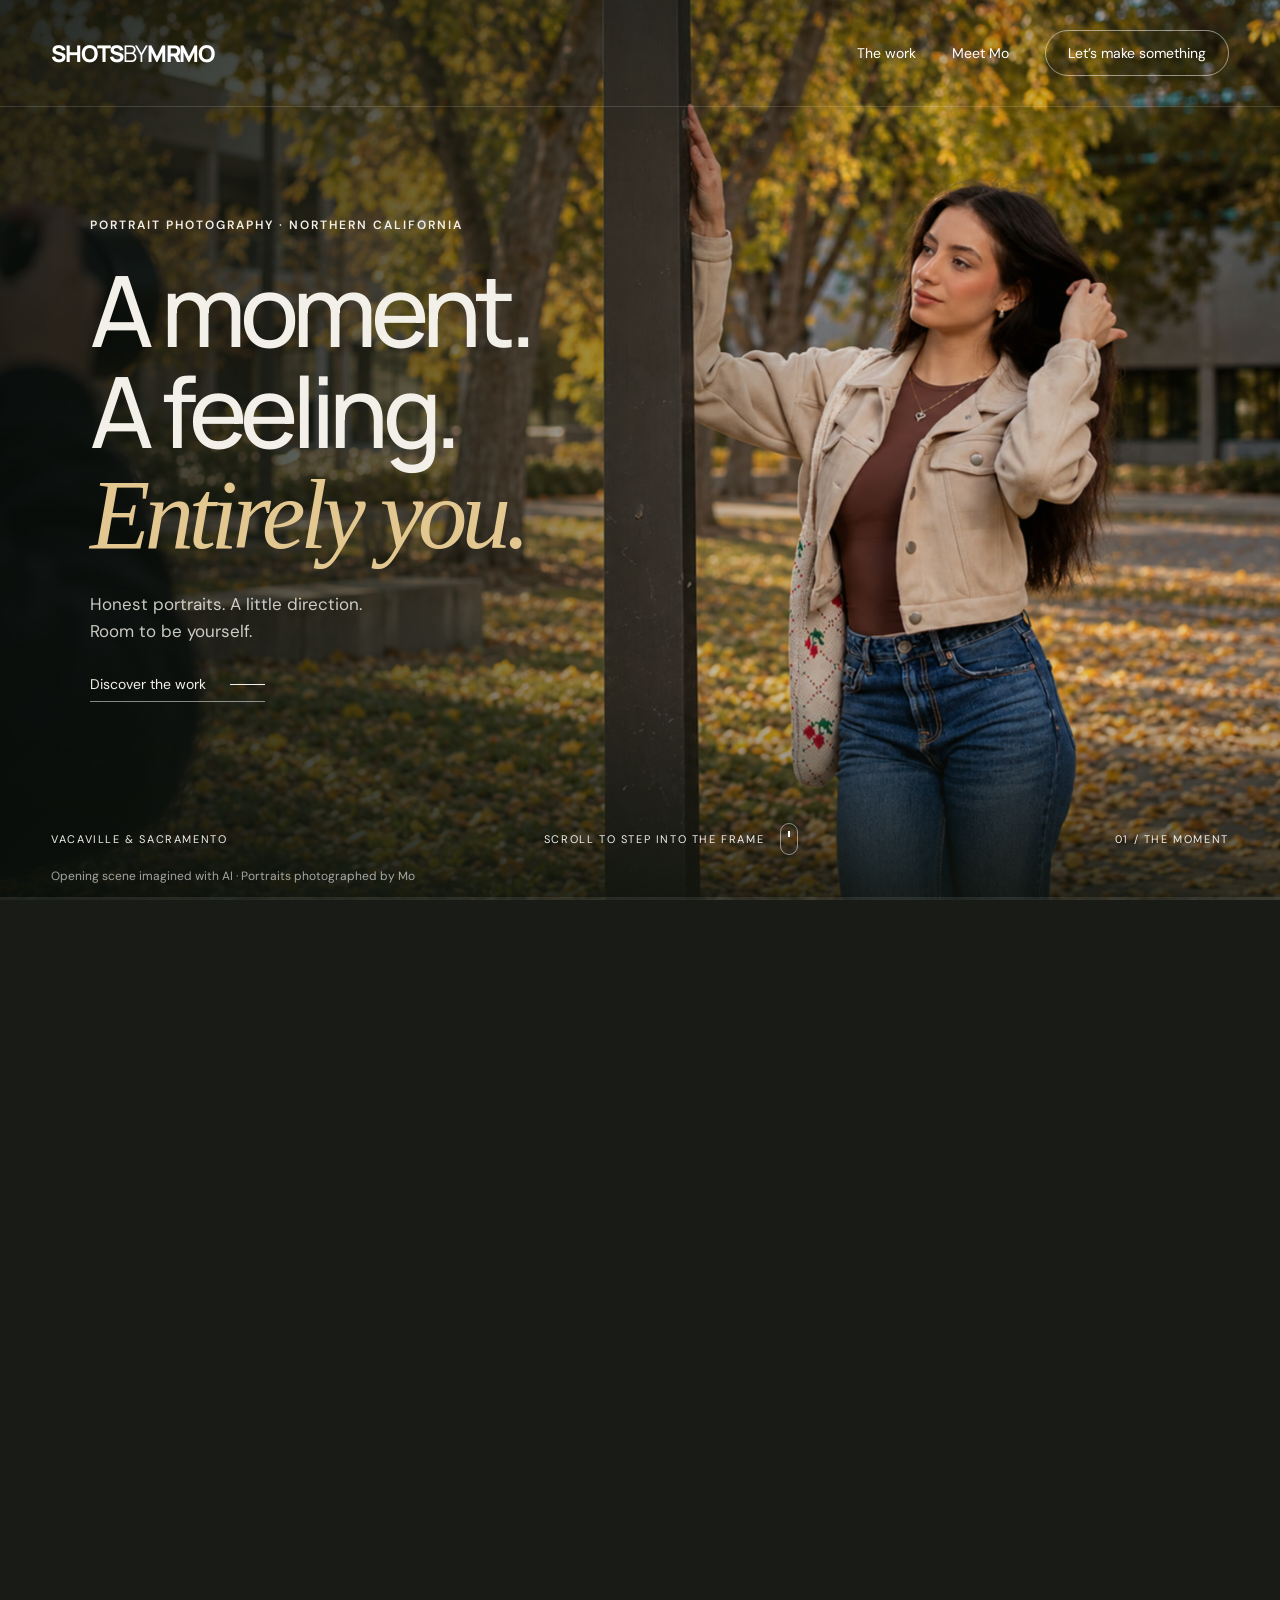
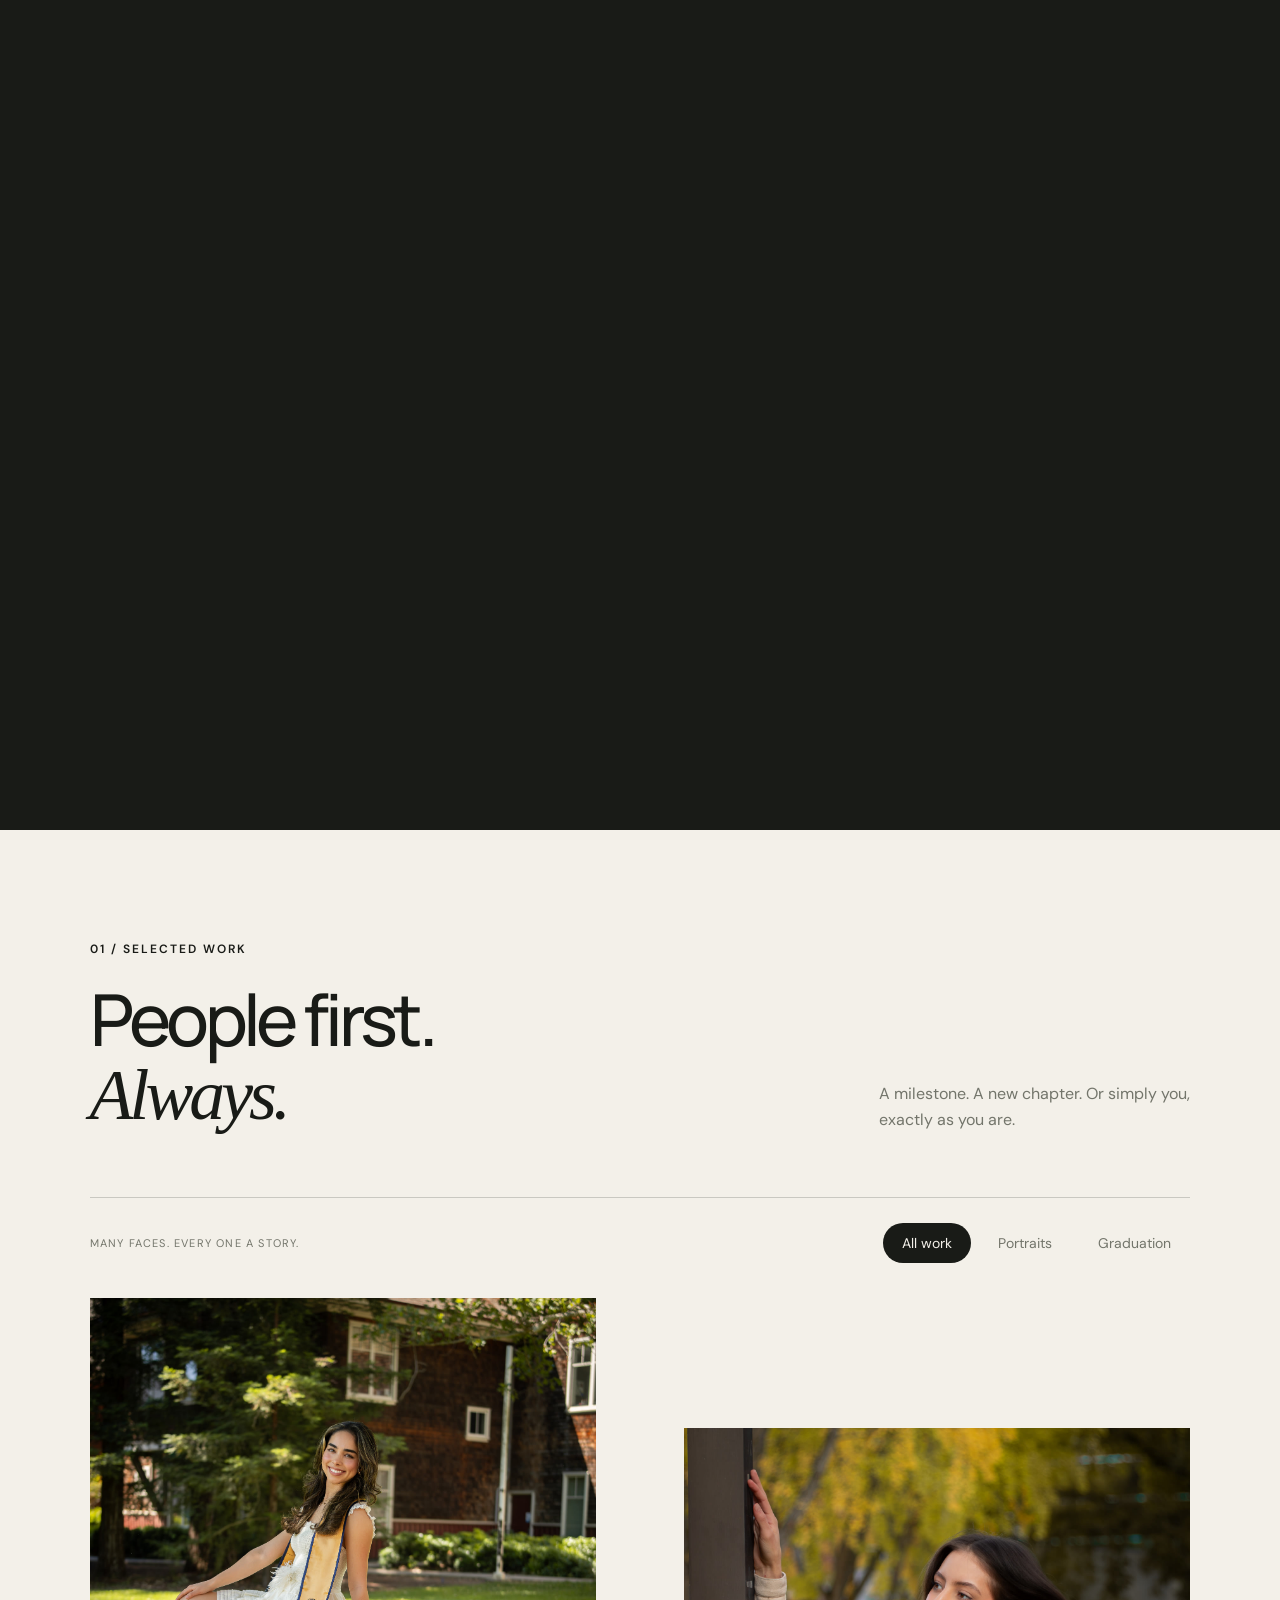
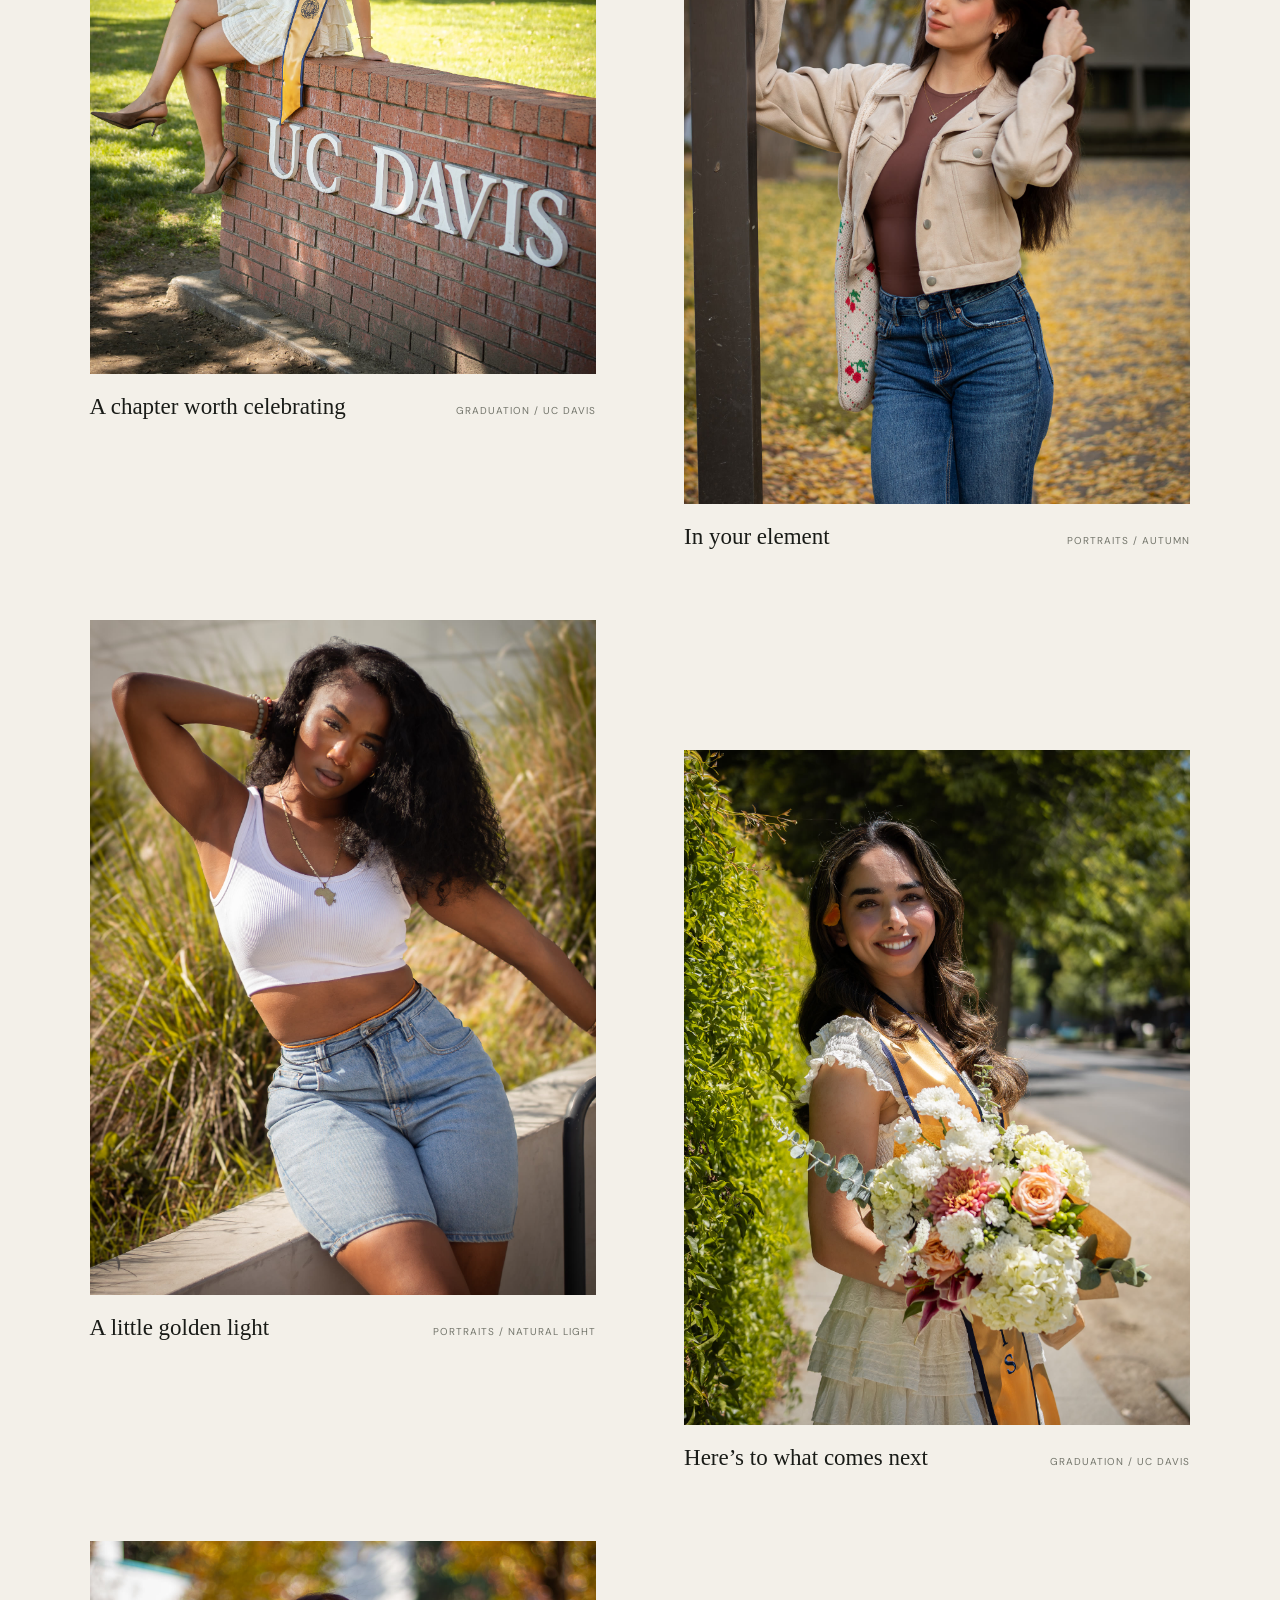
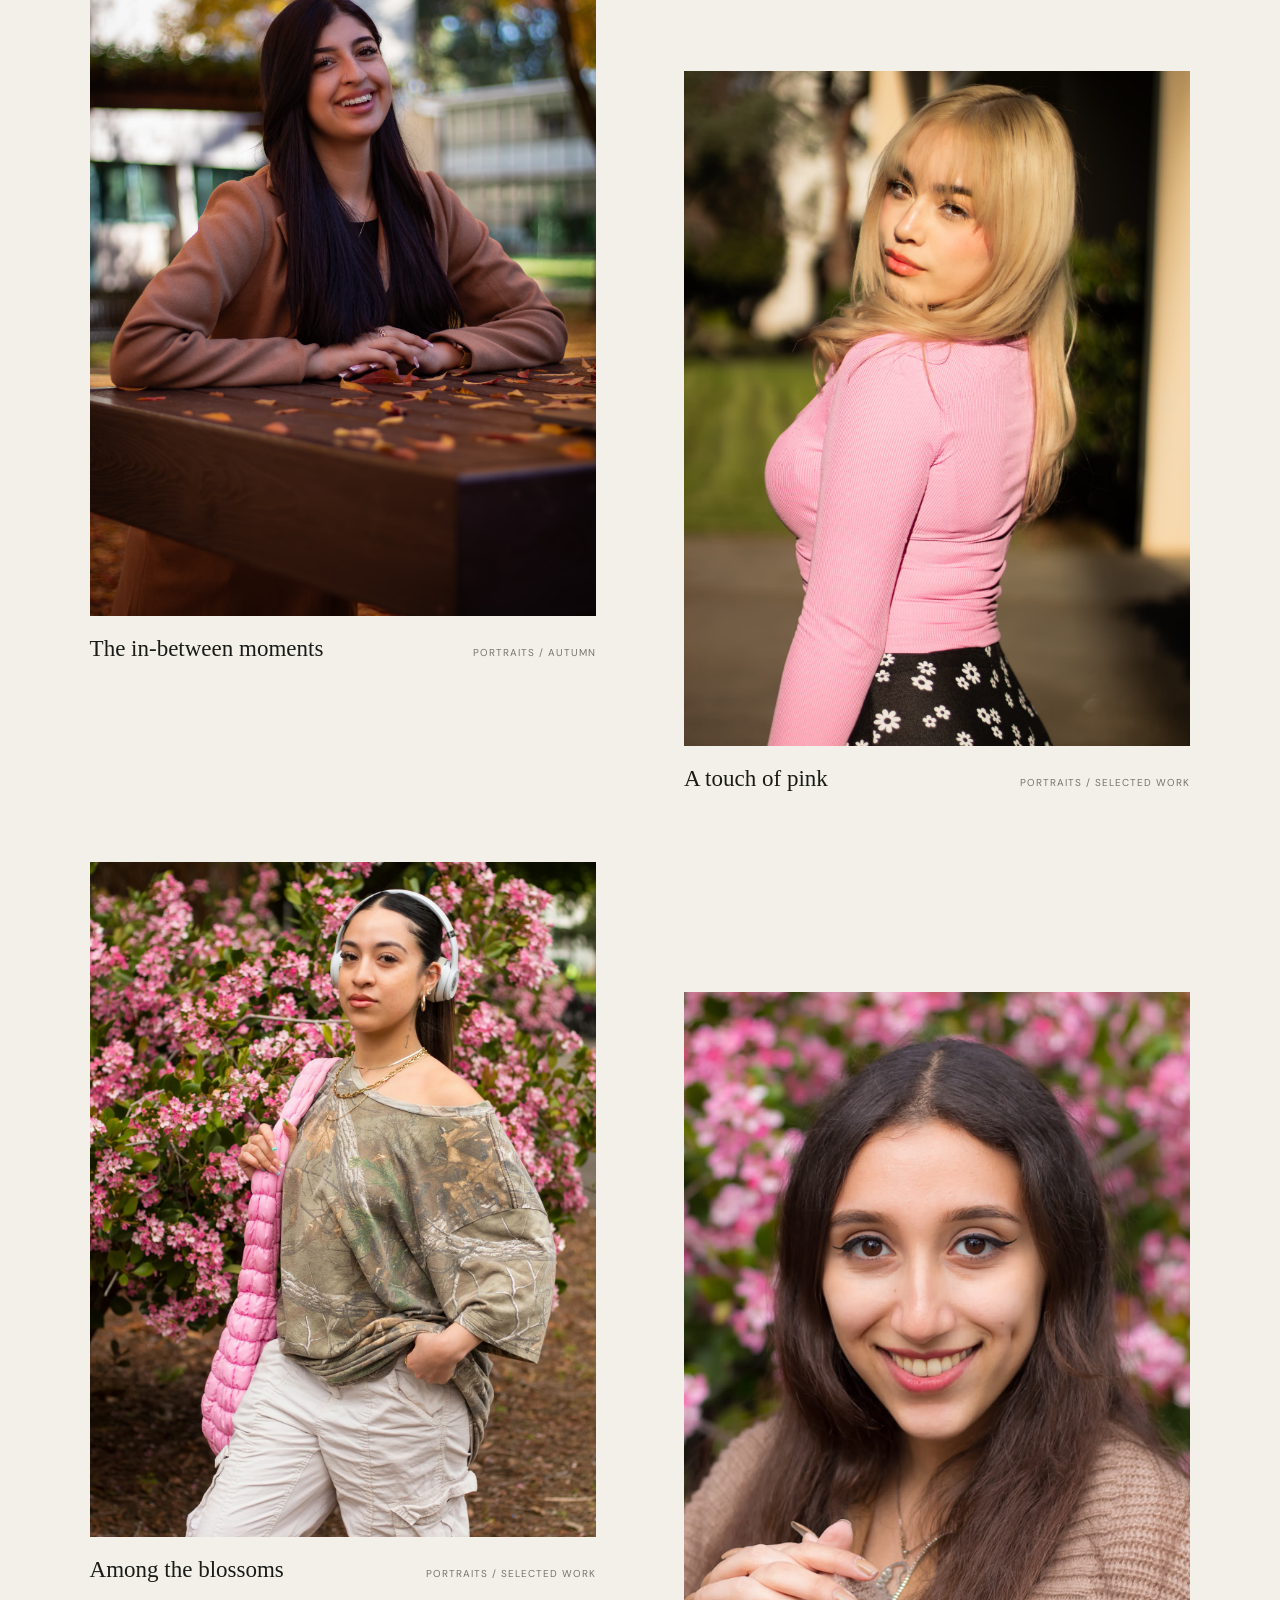
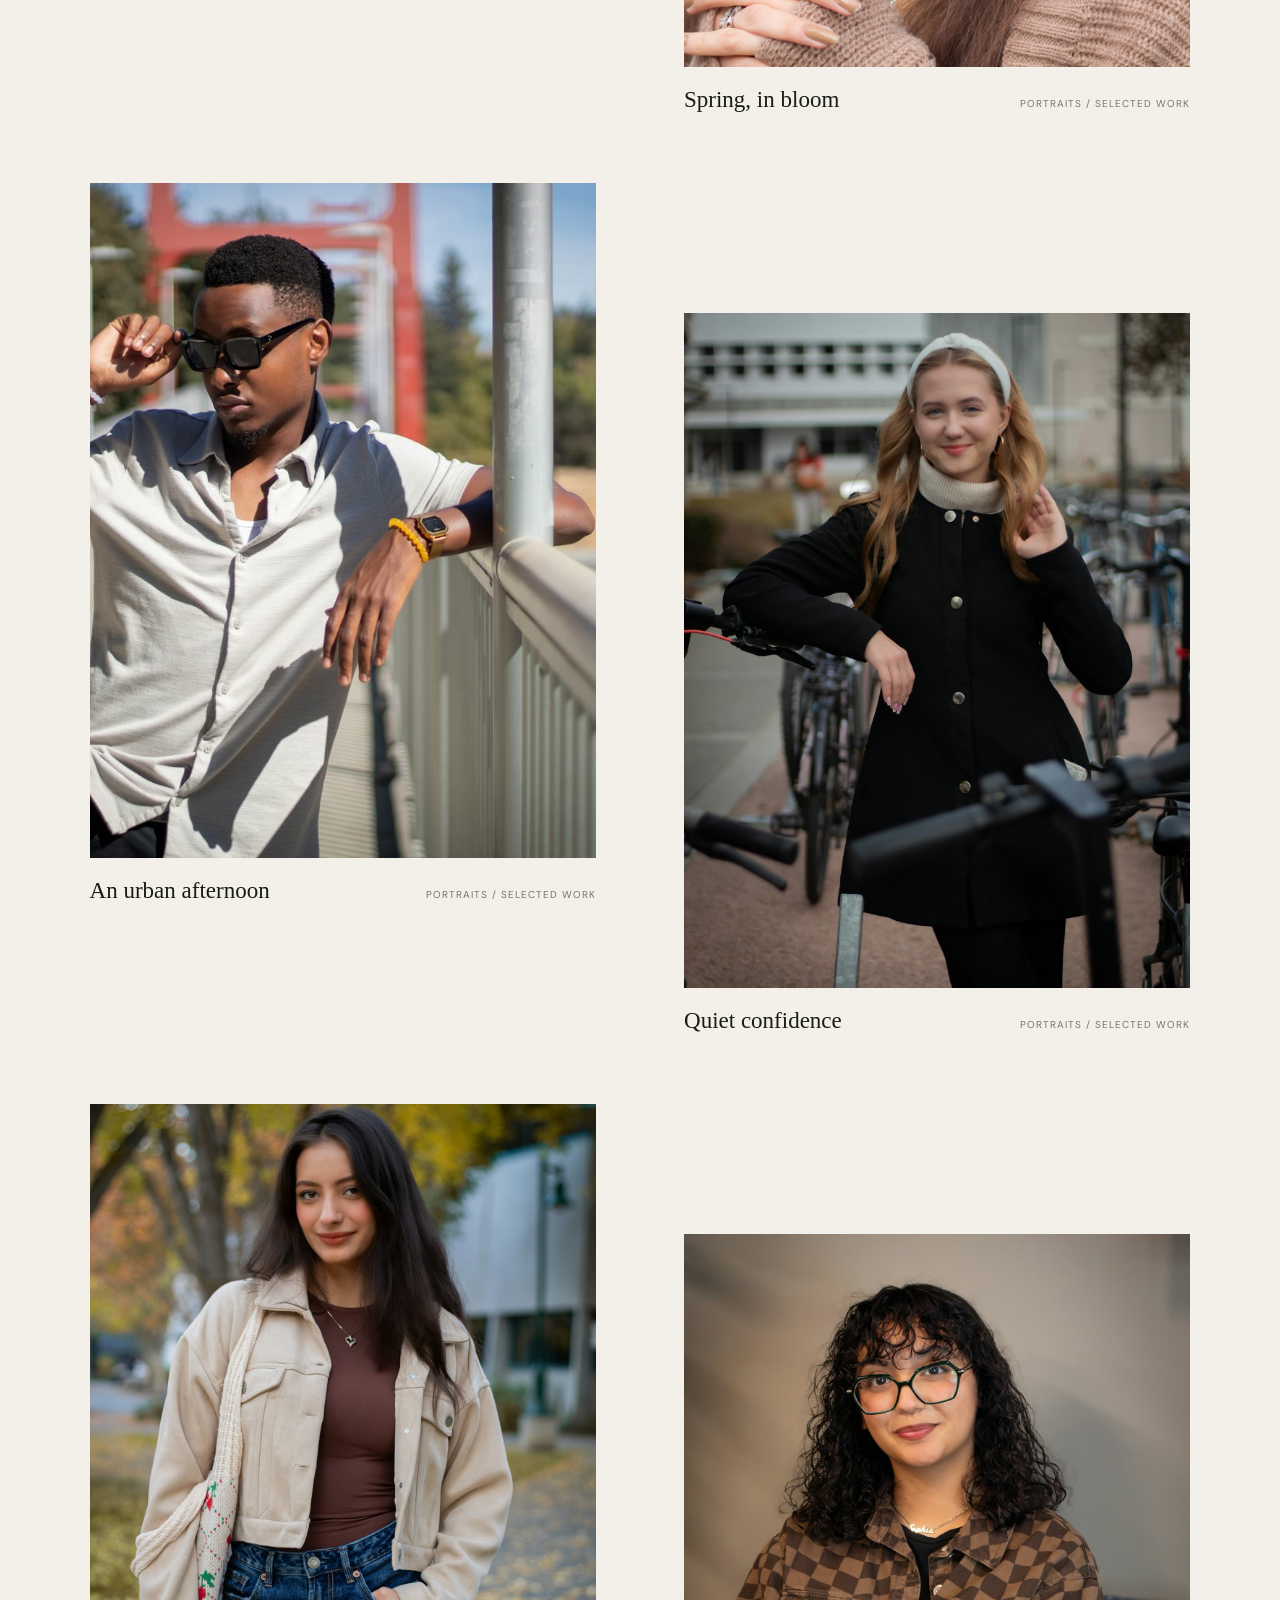
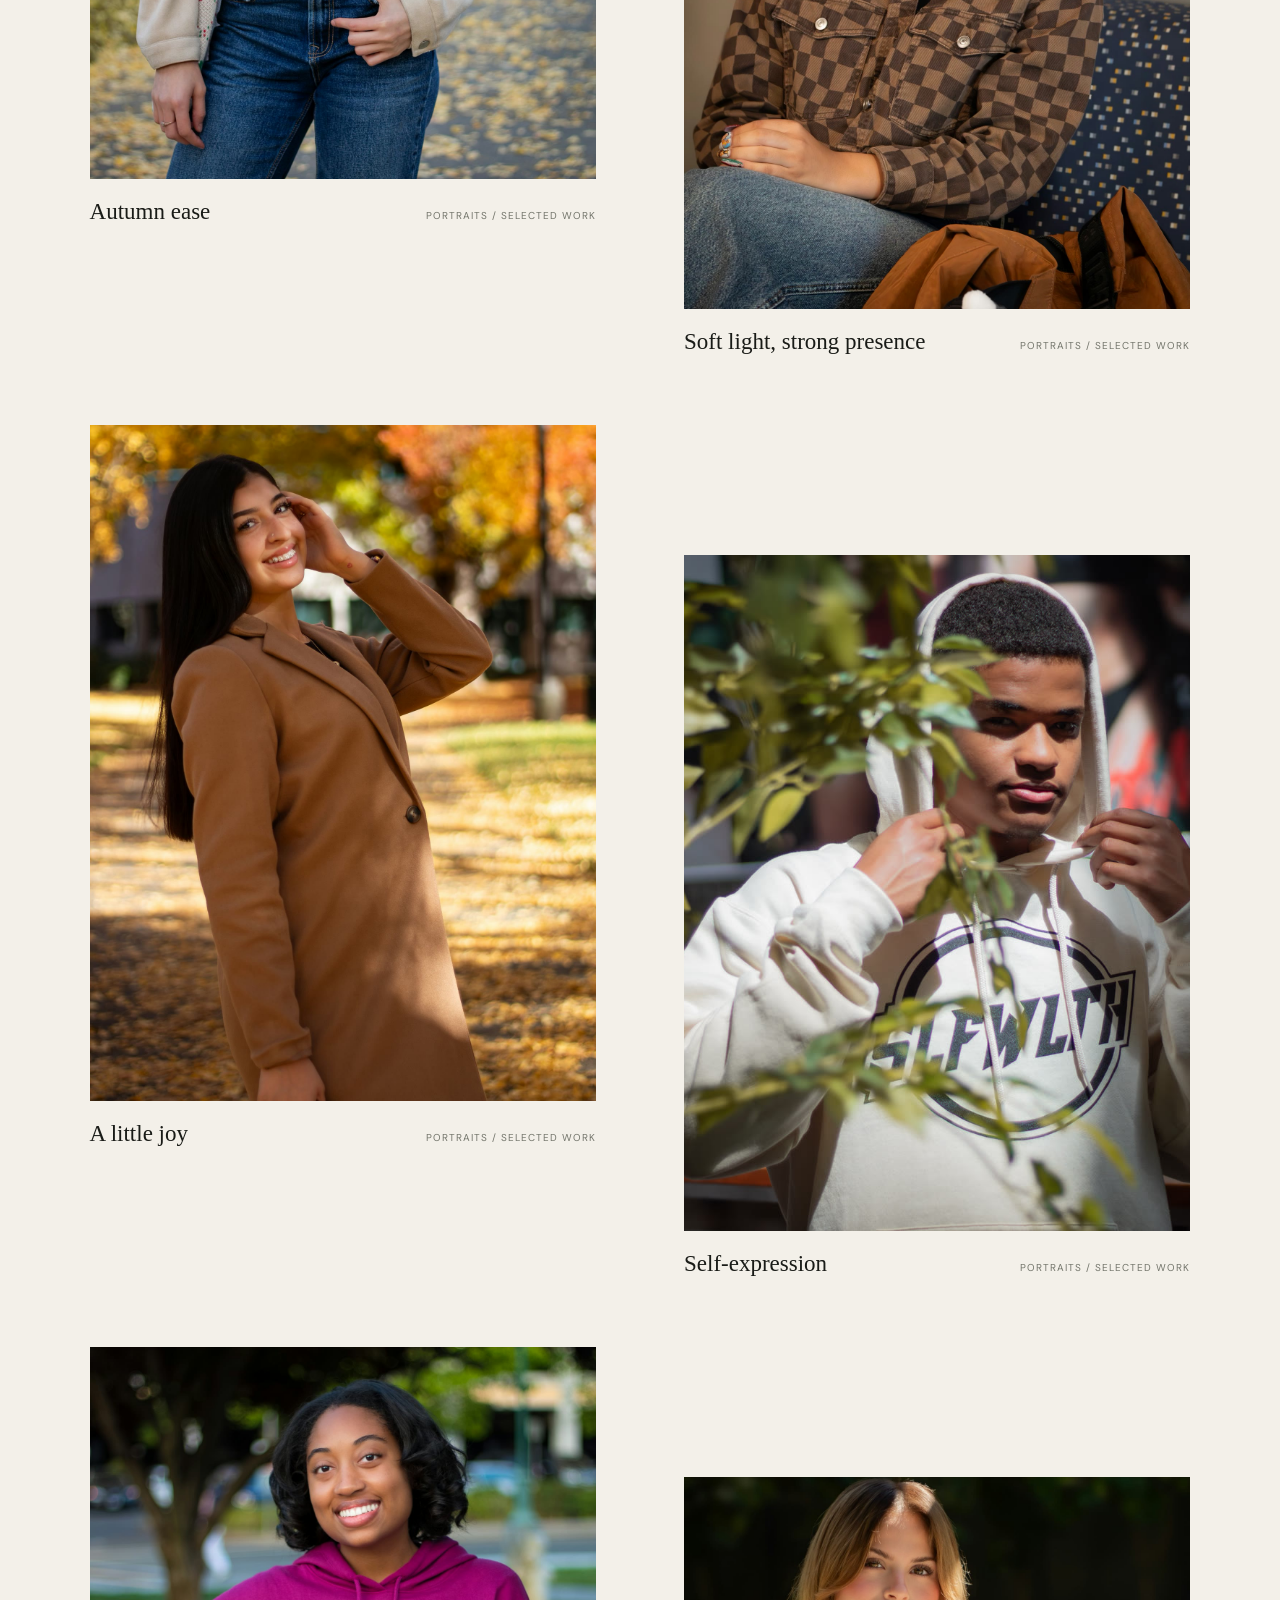
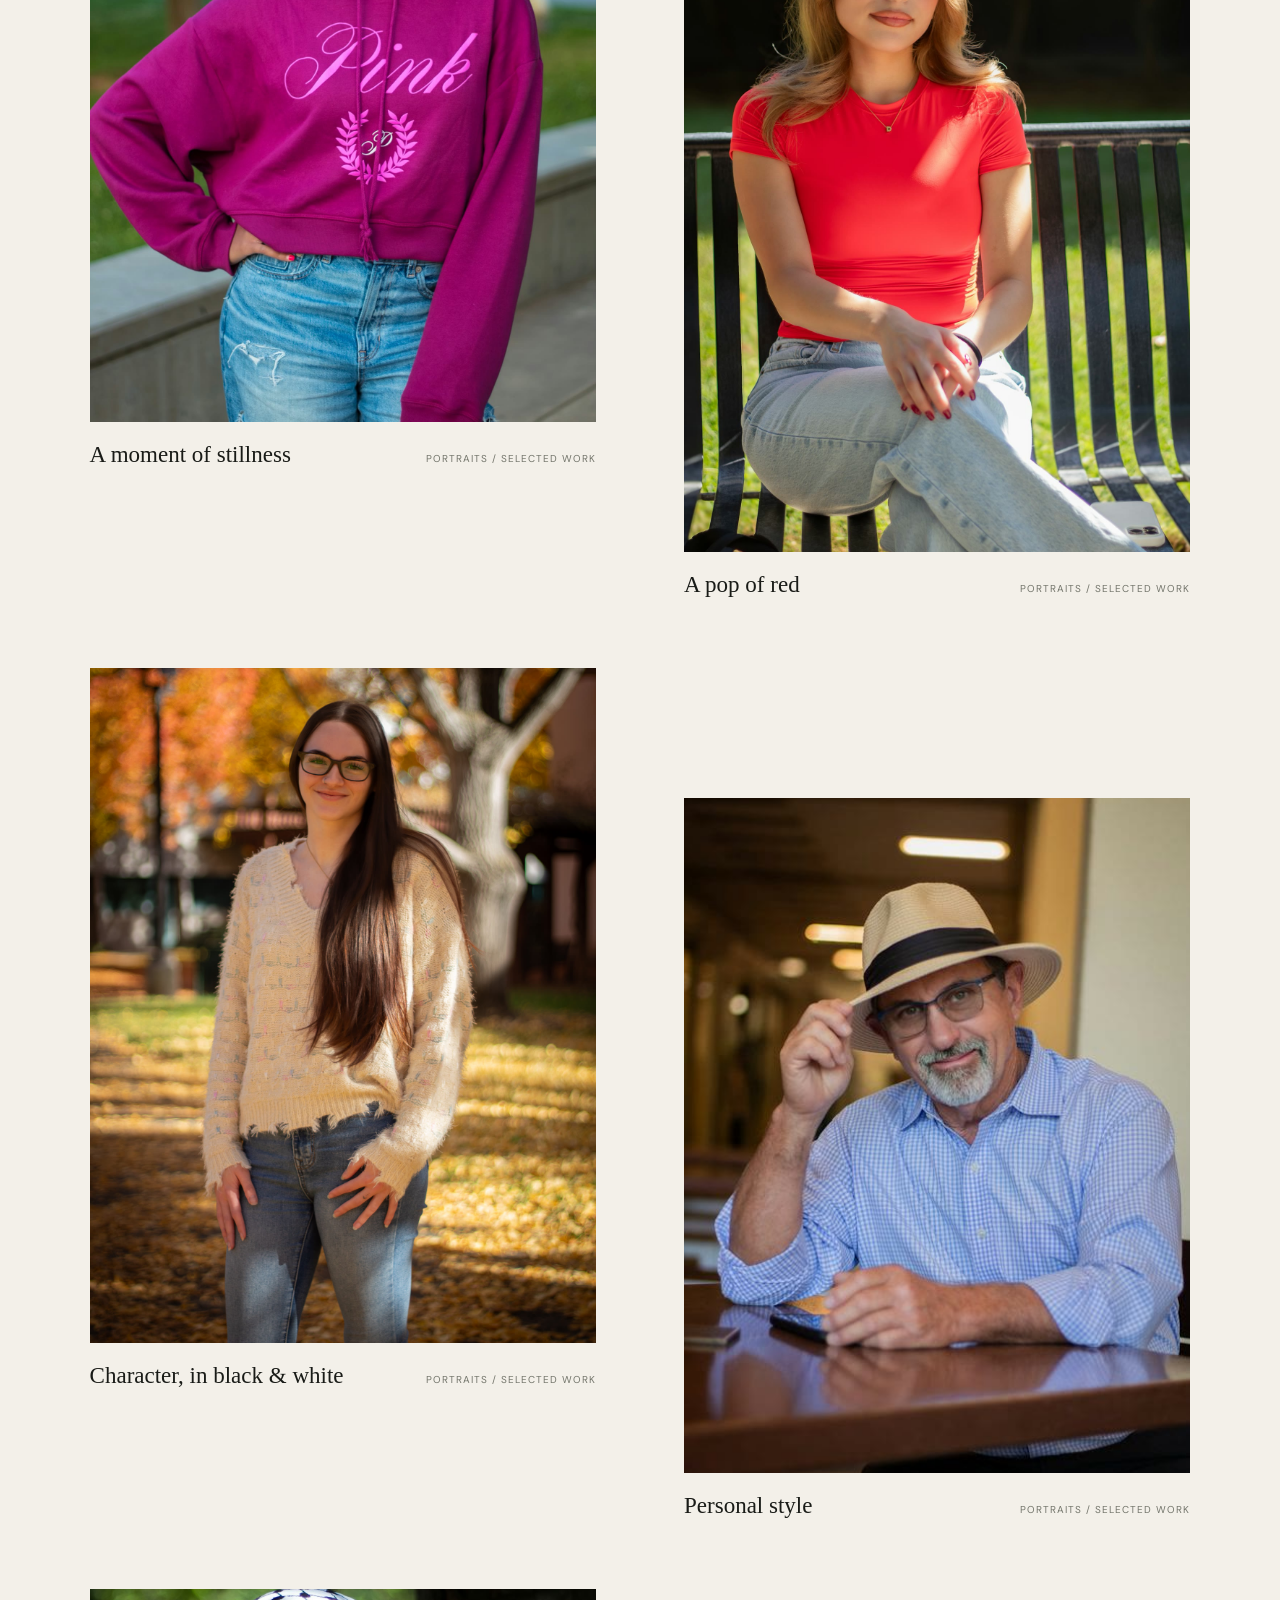
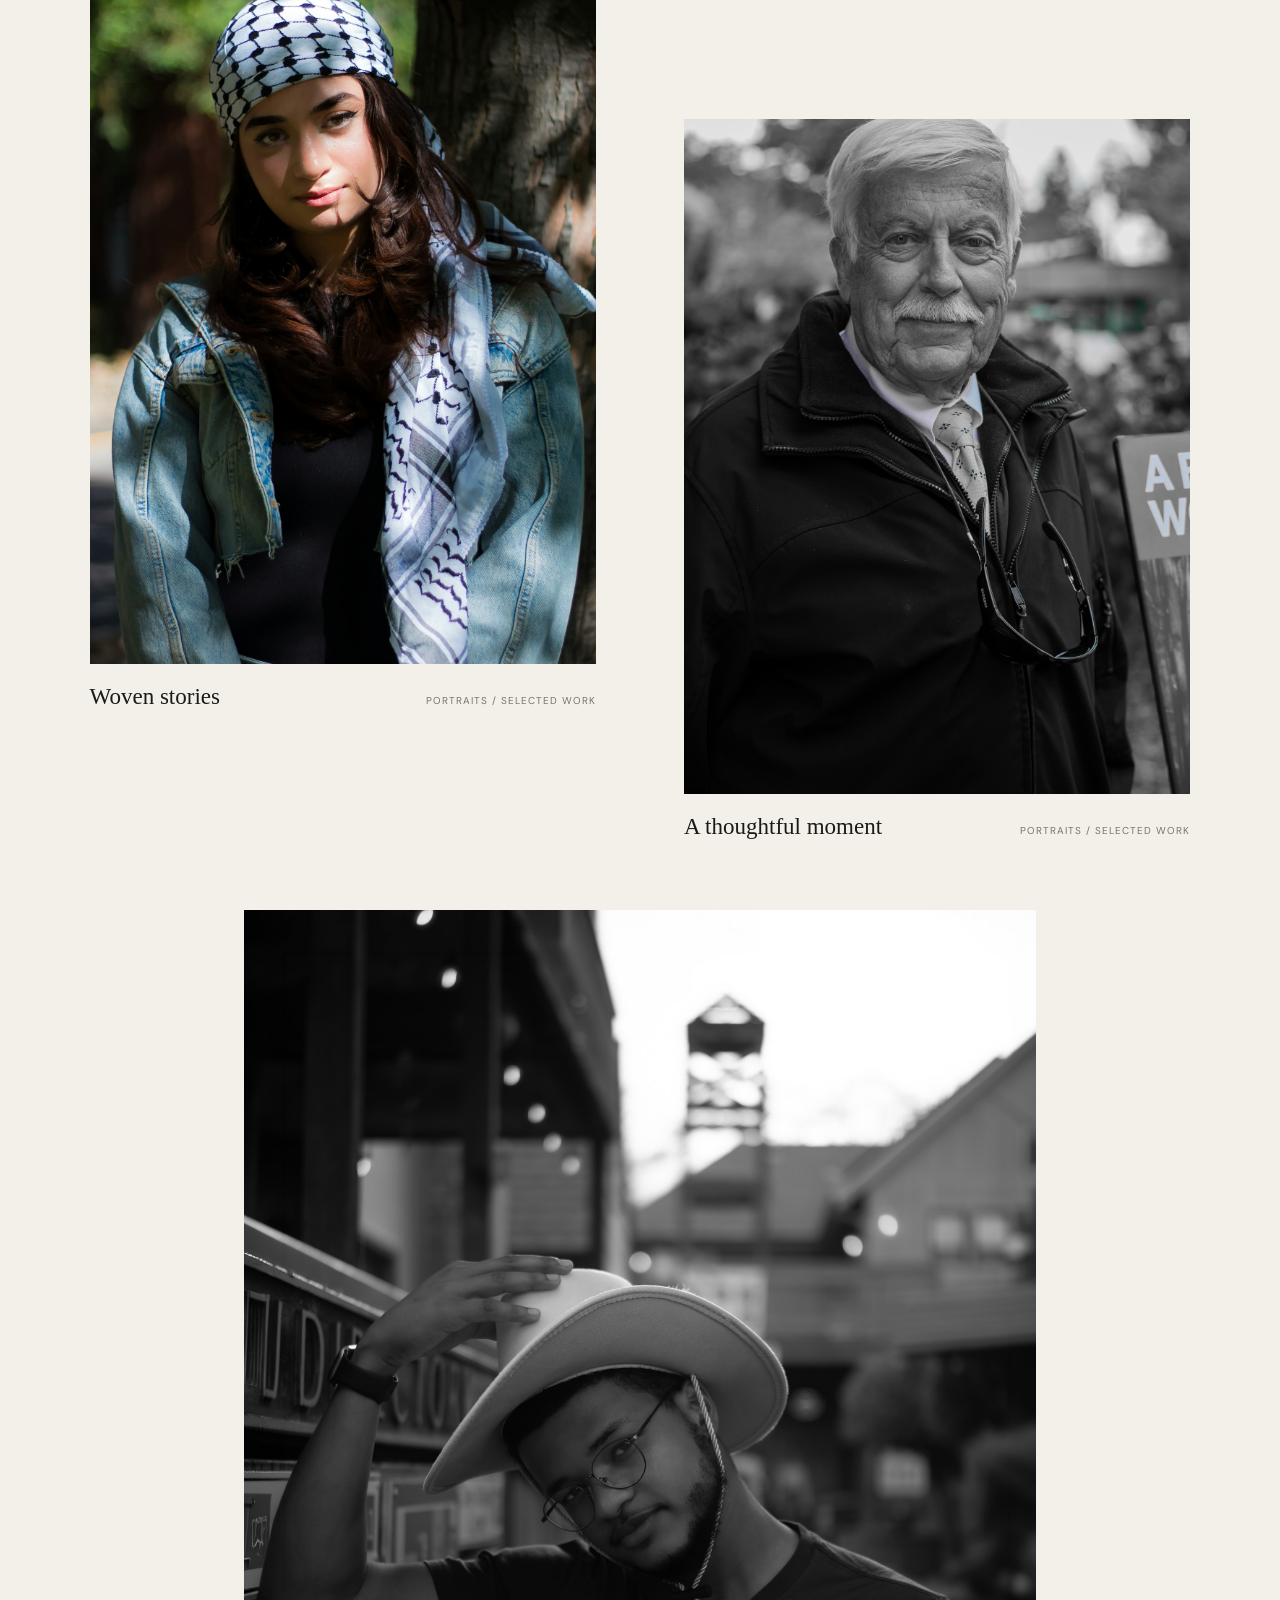
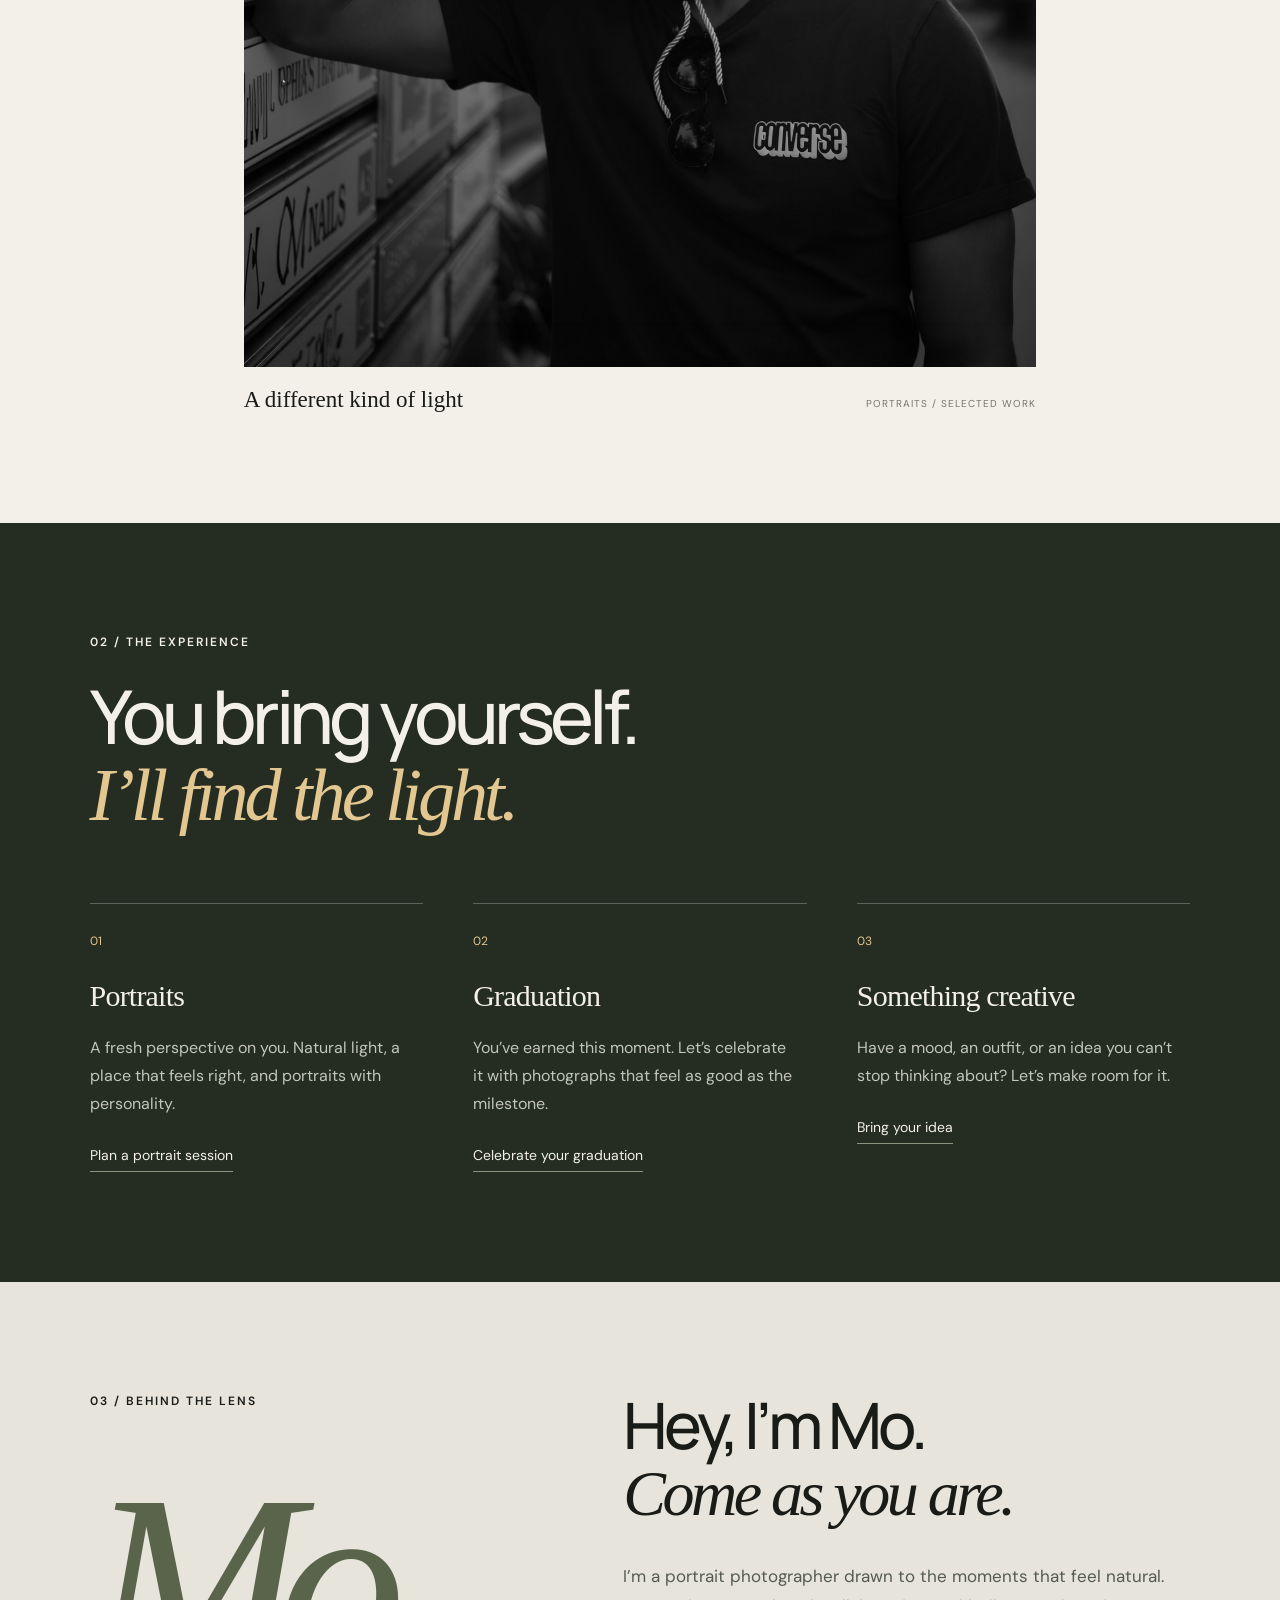
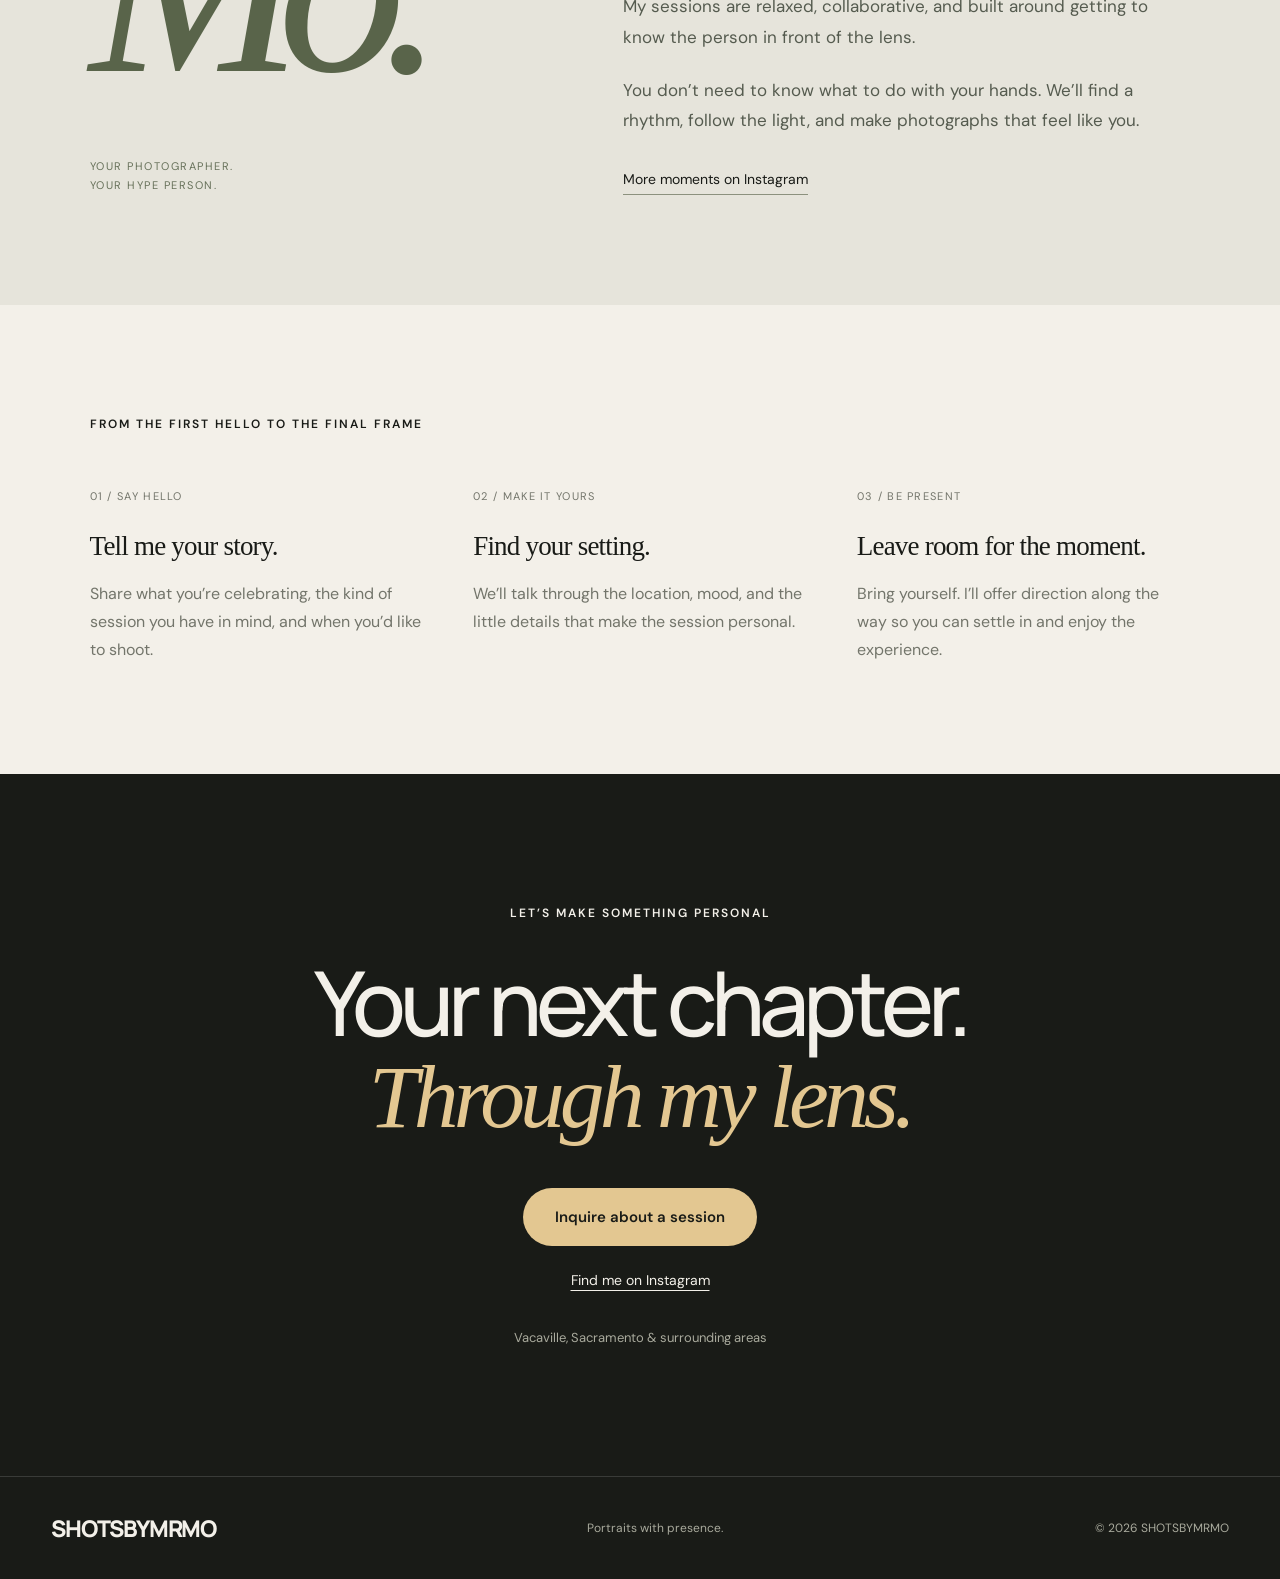
<file: index.html>
<!doctype html>
<html lang="en"><head><meta charset="utf-8"><meta name="viewport" content="width=device-width,initial-scale=1"><title>SHOTSBYMRMO — Portraits that feel like you</title><meta name="description" content="Portraits, graduation sessions, and creative photography with Mo. Serving Vacaville, Sacramento, and surrounding areas."><meta name="theme-color" content="#191b17"><link rel="icon" type="image/svg+xml" href="data:image/svg+xml,%3Csvg xmlns='http://www.w3.org/2000/svg' viewBox='0 0 64 64'%3E%3Crect width='64' height='64' rx='14' fill='%23191b17'/%3E%3Ctext x='32' y='44' text-anchor='middle' font-family='Georgia' font-size='40' fill='%23edd8af'%3Em%3C/text%3E%3C/svg%3E"><link rel="preload" as="image" href="assets/behind-the-scenes.jpg"><link rel="stylesheet" href="style.css?v=3"></head>
<body><a class="skip" href="#work">Skip to photographs</a>
<header class="header"><a href="#top" class="brand" aria-label="Shots by Mr Mo home">SHOTS<span>BY</span>MRMO</a><nav aria-label="Main navigation"><a href="#work">The work</a><a href="about_me.html">Meet Mo</a><a href="contact.html" class="nav-book">Let’s make something</a></nav><button class="menu-toggle" aria-expanded="false" aria-controls="mobile-nav">Menu</button></header>
<nav id="mobile-nav" class="mobile-nav" aria-label="Mobile navigation" hidden><a href="#work">The work</a><a href="about_me.html">Meet Mo</a><a href="contact.html">Book a session</a></nav>
<main id="top"><section class="story" aria-label="From behind the lens to the finished portrait"><div class="story-sticky"><img class="scene" src="assets/behind-the-scenes.jpg" alt="AI-created imagining of an autumn portrait shoot, with a photographer framing a subject beside a post" fetchpriority="high"><div class="scene-shade"></div><div class="hero-copy"><p class="eyebrow">PORTRAIT PHOTOGRAPHY · NORTHERN CALIFORNIA</p><h1>A moment.<br>A feeling.<br><em>Entirely you.</em></h1><p class="hero-sub">Honest portraits. A little direction.<br>Room to be yourself.</p><a class="text-link" href="#work">Discover the work <span class="link-line"></span></a></div><div class="story-footer"><span>VACAVILLE & SACRAMENTO</span><span class="scroll-hint">SCROLL TO STEP INTO THE FRAME <i></i></span><span>01 / THE MOMENT</span></div><div class="portrait-reveal"><img src="assets/autumn-portrait.jpg" alt="Finished portrait of a woman in a cream jacket beneath golden autumn trees"><div class="reveal-copy"><p class="eyebrow">02 / THE PHOTOGRAPH</p><h2>That’s<br><em>the feeling.</em></h2><p>The moment becomes something<br>you can keep.</p></div><span class="original-label">ORIGINAL PHOTOGRAPH BY MO</span></div><span class="ai-note">Opening scene imagined with AI · Portraits photographed by Mo</span><div class="story-progress"><span></span></div></div></section>
<section id="work" class="work section"><div class="section-heading"><p class="eyebrow">01 / SELECTED WORK</p><h2>People first.<br><em>Always.</em></h2><p>A milestone. A new chapter. Or simply you,<br>exactly as you are.</p></div><div class="gallery-tools"><span>MANY FACES. EVERY ONE A STORY.</span><div class="filters" role="group" aria-label="Filter photographs"><button class="active" data-filter="all" aria-pressed="true">All work</button><button data-filter="portraits" aria-pressed="false">Portraits</button><button data-filter="graduation" aria-pressed="false">Graduation</button></div></div><p id="gallery-status" class="sr-only" aria-live="polite">Showing all 21 photographs</p><div class="gallery" id="gallery"><figure data-category="graduation"><button class="photo-button" data-photo="0" aria-label="View A chapter worth celebrating"><img src="assets/graduation-campus.jpg" alt="Graduate in a white dress seated on the UC Davis brick sign" loading="lazy" width="1600" height="2133"><span class="photo-open">View photograph</span></button><figcaption><span>A chapter worth celebrating</span><span>GRADUATION / UC DAVIS</span></figcaption></figure><figure data-category="portraits"><button class="photo-button" data-photo="1" aria-label="View In your element"><img src="assets/autumn-portrait.jpg" alt="Woman in a cream jacket posing beneath autumn trees" loading="lazy" width="1600" height="2133"><span class="photo-open">View photograph</span></button><figcaption><span>In your element</span><span>PORTRAITS / AUTUMN</span></figcaption></figure><figure data-category="portraits"><button class="photo-button" data-photo="2" aria-label="View A little golden light"><img src="assets/sunlit-portrait.jpg" alt="Sunlit portrait of a woman in a white top beside ornamental grasses" loading="lazy" width="1600" height="2133"><span class="photo-open">View photograph</span></button><figcaption><span>A little golden light</span><span>PORTRAITS / NATURAL LIGHT</span></figcaption></figure><figure data-category="graduation"><button class="photo-button" data-photo="3" aria-label="View Here’s to what comes next"><img src="assets/graduation-flowers.jpg" alt="Graduate holding a bouquet beside a leafy hedge" loading="lazy" width="1600" height="2133"><span class="photo-open">View photograph</span></button><figcaption><span>Here’s to what comes next</span><span>GRADUATION / UC DAVIS</span></figcaption></figure><figure data-category="portraits"><button class="photo-button" data-photo="4" aria-label="View The in-between moments"><img src="assets/autumn-table.jpg" alt="Woman smiling at a wooden table scattered with autumn leaves" loading="lazy" width="1600" height="2133"><span class="photo-open">View photograph</span></button><figcaption><span>The in-between moments</span><span>PORTRAITS / AUTUMN</span></figcaption></figure><figure data-category="portraits"><button class="photo-button" data-photo="5" aria-label="View A touch of pink"><img src="assets/portfolio-01.jpg" alt="Portrait of a blonde woman in a pink sweater" loading="lazy"><span class="photo-open">View photograph</span></button><figcaption><span>A touch of pink</span><span>PORTRAITS / SELECTED WORK</span></figcaption></figure><figure data-category="portraits"><button class="photo-button" data-photo="6" aria-label="View Among the blossoms"><img src="assets/portfolio-02.jpg" alt="Portrait beside pink flowering branches" loading="lazy"><span class="photo-open">View photograph</span></button><figcaption><span>Among the blossoms</span><span>PORTRAITS / SELECTED WORK</span></figcaption></figure><figure data-category="portraits"><button class="photo-button" data-photo="7" aria-label="View Spring, in bloom"><img src="assets/portfolio-03.jpg" alt="Smiling portrait in front of pink blossoms" loading="lazy"><span class="photo-open">View photograph</span></button><figcaption><span>Spring, in bloom</span><span>PORTRAITS / SELECTED WORK</span></figcaption></figure><figure data-category="portraits"><button class="photo-button" data-photo="8" aria-label="View An urban afternoon"><img src="assets/portfolio-04.jpg" alt="Man in sunglasses leaning on a metal railing" loading="lazy"><span class="photo-open">View photograph</span></button><figcaption><span>An urban afternoon</span><span>PORTRAITS / SELECTED WORK</span></figcaption></figure><figure data-category="portraits"><button class="photo-button" data-photo="9" aria-label="View Quiet confidence"><img src="assets/portfolio-05.jpg" alt="Portrait of a woman dressed in black" loading="lazy"><span class="photo-open">View photograph</span></button><figcaption><span>Quiet confidence</span><span>PORTRAITS / SELECTED WORK</span></figcaption></figure><figure data-category="portraits"><button class="photo-button" data-photo="10" aria-label="View Autumn ease"><img src="assets/portfolio-06.jpg" alt="Woman in a cream jacket on an autumn path" loading="lazy"><span class="photo-open">View photograph</span></button><figcaption><span>Autumn ease</span><span>PORTRAITS / SELECTED WORK</span></figcaption></figure><figure data-category="portraits"><button class="photo-button" data-photo="11" aria-label="View Soft light, strong presence"><img src="assets/portfolio-07.jpg" alt="Studio portrait of a woman with glasses and curly hair" loading="lazy"><span class="photo-open">View photograph</span></button><figcaption><span>Soft light, strong presence</span><span>PORTRAITS / SELECTED WORK</span></figcaption></figure><figure data-category="portraits"><button class="photo-button" data-photo="12" aria-label="View A little joy"><img src="assets/portfolio-08.jpg" alt="Woman in a brown coat beneath autumn trees" loading="lazy"><span class="photo-open">View photograph</span></button><figcaption><span>A little joy</span><span>PORTRAITS / SELECTED WORK</span></figcaption></figure><figure data-category="portraits"><button class="photo-button" data-photo="13" aria-label="View Self-expression"><img src="assets/portfolio-09.jpg" alt="Portrait of Mo wearing a hoodie" loading="lazy"><span class="photo-open">View photograph</span></button><figcaption><span>Self-expression</span><span>PORTRAITS / SELECTED WORK</span></figcaption></figure><figure data-category="portraits"><button class="photo-button" data-photo="14" aria-label="View A moment of stillness"><img src="assets/portfolio-10.jpg" alt="Outdoor portrait of Dominique" loading="lazy"><span class="photo-open">View photograph</span></button><figcaption><span>A moment of stillness</span><span>PORTRAITS / SELECTED WORK</span></figcaption></figure><figure data-category="portraits"><button class="photo-button" data-photo="15" aria-label="View A pop of red"><img src="assets/portfolio-11.jpg" alt="Portrait of a woman in a red top" loading="lazy"><span class="photo-open">View photograph</span></button><figcaption><span>A pop of red</span><span>PORTRAITS / SELECTED WORK</span></figcaption></figure><figure data-category="portraits"><button class="photo-button" data-photo="16" aria-label="View Character, in black &amp; white"><img src="assets/portfolio-12.jpg" alt="Black-and-white portrait of an older man" loading="lazy"><span class="photo-open">View photograph</span></button><figcaption><span>Character, in black &amp; white</span><span>PORTRAITS / SELECTED WORK</span></figcaption></figure><figure data-category="portraits"><button class="photo-button" data-photo="17" aria-label="View Personal style"><img src="assets/portfolio-13.jpg" alt="Fashion portrait of Tami" loading="lazy"><span class="photo-open">View photograph</span></button><figcaption><span>Personal style</span><span>PORTRAITS / SELECTED WORK</span></figcaption></figure><figure data-category="portraits"><button class="photo-button" data-photo="18" aria-label="View Woven stories"><img src="assets/portfolio-14.jpg" alt="Portrait of Shaden wearing a keffiyeh" loading="lazy"><span class="photo-open">View photograph</span></button><figcaption><span>Woven stories</span><span>PORTRAITS / SELECTED WORK</span></figcaption></figure><figure data-category="portraits"><button class="photo-button" data-photo="19" aria-label="View A thoughtful moment"><img src="assets/portfolio-15.jpg" alt="Black-and-white portrait of an older man looking away" loading="lazy"><span class="photo-open">View photograph</span></button><figcaption><span>A thoughtful moment</span><span>PORTRAITS / SELECTED WORK</span></figcaption></figure><figure data-category="portraits"><button class="photo-button" data-photo="20" aria-label="View A different kind of light"><img style="aspect-ratio:3/4;object-position:center" src="assets/portrait-monochrome.jpg" alt="Black-and-white portrait of a person wearing glasses and a wide-brim hat" loading="lazy"><span class="photo-open">View photograph</span></button><figcaption><span>A different kind of light</span><span>PORTRAITS / SELECTED WORK</span></figcaption></figure></div></section>
<section class="experience section" id="experience"><div class="experience-heading"><p class="eyebrow">02 / THE EXPERIENCE</p><h2>You bring yourself.<br><em>I’ll find the light.</em></h2></div><div class="session-grid"><article><span class="session-number">01</span><h3>Portraits</h3><p>A fresh perspective on you. Natural light, a place that feels right, and portraits with personality.</p><a href="#contact" class="session-link" data-session="Portrait session">Plan a portrait session</a></article><article><span class="session-number">02</span><h3>Graduation</h3><p>You’ve earned this moment. Let’s celebrate it with photographs that feel as good as the milestone.</p><a href="#contact" class="session-link" data-session="Graduation session">Celebrate your graduation</a></article><article><span class="session-number">03</span><h3>Something creative</h3><p>Have a mood, an outfit, or an idea you can’t stop thinking about? Let’s make room for it.</p><a href="#contact" class="session-link" data-session="Creative session">Bring your idea</a></article></div></section>
<section id="about" class="section intro"><div class="about-type"><p class="eyebrow">03 / BEHIND THE LENS</p><div class="mo-signature" aria-hidden="true">Mo.</div><span>YOUR PHOTOGRAPHER.<br>YOUR HYPE PERSON.</span></div><div class="about-copy"><h2>Hey, I’m Mo.<br><em>Come as you are.</em></h2><p>I’m a portrait photographer drawn to the moments that feel natural. My sessions are relaxed, collaborative, and built around getting to know the person in front of the lens.</p><p>You don’t need to know what to do with your hands. We’ll find a rhythm, follow the light, and make photographs that feel like you.</p><a class="about-social" href="https://www.instagram.com/shotsbymrmo/" target="_blank" rel="noopener">More moments on Instagram</a></div></section>
<section class="process section"><p class="eyebrow">FROM THE FIRST HELLO TO THE FINAL FRAME</p><div class="process-grid"><article><span>01 / SAY HELLO</span><h3>Tell me your story.</h3><p>Share what you’re celebrating, the kind of session you have in mind, and when you’d like to shoot.</p></article><article><span>02 / MAKE IT YOURS</span><h3>Find your setting.</h3><p>We’ll talk through the location, mood, and the little details that make the session personal.</p></article><article><span>03 / BE PRESENT</span><h3>Leave room for the moment.</h3><p>Bring yourself. I’ll offer direction along the way so you can settle in and enjoy the experience.</p></article></div></section>
<section id="contact" class="section contact"><p class="eyebrow">LET’S MAKE SOMETHING PERSONAL</p><h2>Your next chapter.<br><em>Through my lens.</em></h2><p class="session-choice" id="session-choice" aria-live="polite"></p><a class="button" href="contact.html">Inquire about a session</a><a class="contact-instagram" href="https://www.instagram.com/shotsbymrmo/" target="_blank" rel="noopener">Find me on Instagram</a><p>Vacaville, Sacramento & surrounding areas</p></section></main><footer><a class="brand" href="#top">SHOTSBYMRMO</a><span>Portraits with presence.</span><span>© <span id="year">2026</span> SHOTSBYMRMO</span></footer><dialog id="lightbox" aria-label="Photograph viewer"><button class="lightbox-close" aria-label="Close photograph">Close <span aria-hidden="true">×</span></button><div class="lightbox-stage"><button class="lightbox-prev" aria-label="Previous photograph">Previous</button><img id="lightbox-image" alt=""><button class="lightbox-next" aria-label="Next photograph">Next</button></div><div class="lightbox-caption"><span id="lightbox-title"></span><span id="lightbox-count"></span></div></dialog><script src="script.js"></script></body></html>
</file>
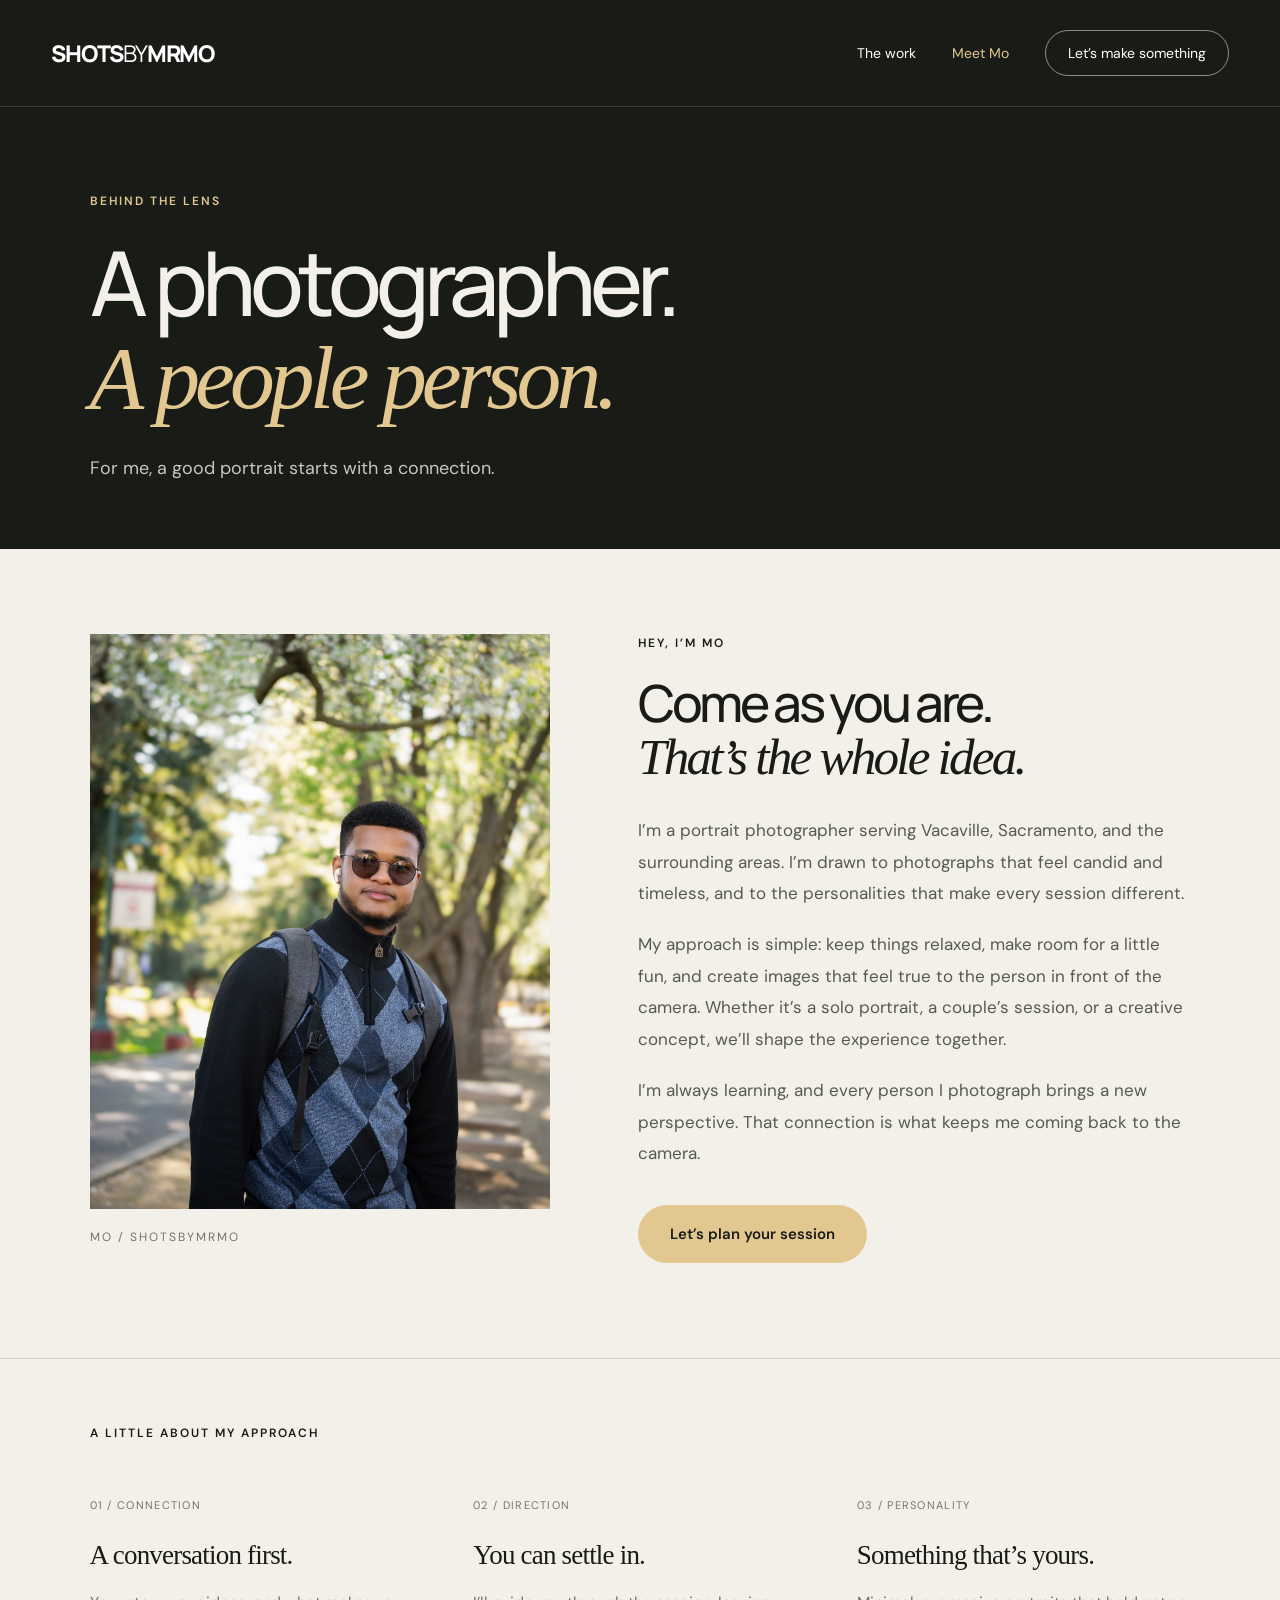
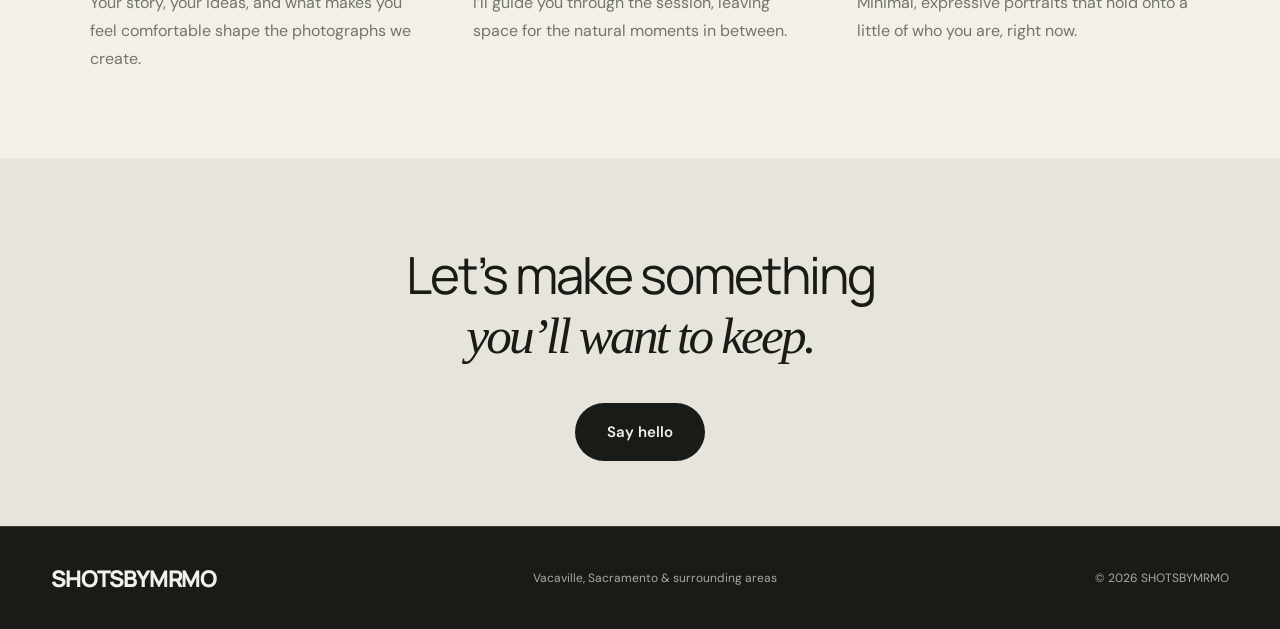
<file: about_me.html>
<!doctype html>
<html lang="en"><head><meta charset="utf-8"><meta name="viewport" content="width=device-width,initial-scale=1"><title>Meet Mo — SHOTSBYMRMO</title><meta name="description" content="Meet Mo, the photographer behind SHOTSBYMRMO. Relaxed, personal portrait sessions in Northern California."><meta name="theme-color" content="#191b17"><link rel="icon" type="image/svg+xml" href="data:image/svg+xml,%3Csvg xmlns='http://www.w3.org/2000/svg' viewBox='0 0 64 64'%3E%3Crect width='64' height='64' rx='14' fill='%23191b17'/%3E%3Ctext x='32' y='44' text-anchor='middle' font-family='Georgia' font-size='40' fill='%23edd8af'%3Em%3C/text%3E%3C/svg%3E"><link rel="stylesheet" href="style.css?v=3"></head>
<body class="inner-page"><a class="skip" href="#content">Skip to content</a><header class="header"><a href="index.html" class="brand" aria-label="Shots by Mr Mo home">SHOTS<span>BY</span>MRMO</a><nav aria-label="Main navigation"><a href="index.html#work">The work</a><a href="about_me.html">Meet Mo</a><a href="contact.html" class="nav-book">Let’s make something</a></nav><button class="menu-toggle" aria-expanded="false" aria-controls="mobile-nav">Menu</button></header><nav id="mobile-nav" class="mobile-nav" aria-label="Mobile navigation" hidden><a href="index.html#work">The work</a><a href="about_me.html">Meet Mo</a><a href="contact.html">Book a session</a></nav><main id="content" class="inner-main"><section class="page-title"><p class="eyebrow">BEHIND THE LENS</p><h1>A photographer.<br><em>A people person.</em></h1><p>For me, a good portrait starts with a connection.</p></section><section class="about-layout"><figure class="about-portrait"><img src="assets/mo-outdoor.jpg" alt="Portrait of Mo outdoors beneath leafy trees" width="1429" height="2000"><figcaption>MO / SHOTSBYMRMO</figcaption></figure><div class="bio"><p class="eyebrow">HEY, I’M MO</p><h2>Come as you are.<br><em>That’s the whole idea.</em></h2><p>I’m a portrait photographer serving Vacaville, Sacramento, and the surrounding areas. I’m drawn to photographs that feel candid and timeless, and to the personalities that make every session different.</p><p>My approach is simple: keep things relaxed, make room for a little fun, and create images that feel true to the person in front of the camera. Whether it’s a solo portrait, a couple’s session, or a creative concept, we’ll shape the experience together.</p><p>I’m always learning, and every person I photograph brings a new perspective. That connection is what keeps me coming back to the camera.</p><a class="button" href="contact.html">Let’s plan your session</a></div></section><section class="about-values"><p class="eyebrow">A LITTLE ABOUT MY APPROACH</p><div class="process-grid"><article><span>01 / CONNECTION</span><h3>A conversation first.</h3><p>Your story, your ideas, and what makes you feel comfortable shape the photographs we create.</p></article><article><span>02 / DIRECTION</span><h3>You can settle in.</h3><p>I’ll guide you through the session, leaving space for the natural moments in between.</p></article><article><span>03 / PERSONALITY</span><h3>Something that’s yours.</h3><p>Minimal, expressive portraits that hold onto a little of who you are, right now.</p></article></div></section><section class="inner-note"><p>Let’s make something<br><em>you’ll want to keep.</em></p><a class="button" href="contact.html">Say hello</a></section></main><footer><a class="brand" href="index.html">SHOTSBYMRMO</a><span>Vacaville, Sacramento & surrounding areas</span><span>© <span id="year">2026</span> SHOTSBYMRMO</span></footer><script src="pages.js"></script></body></html>
</file>
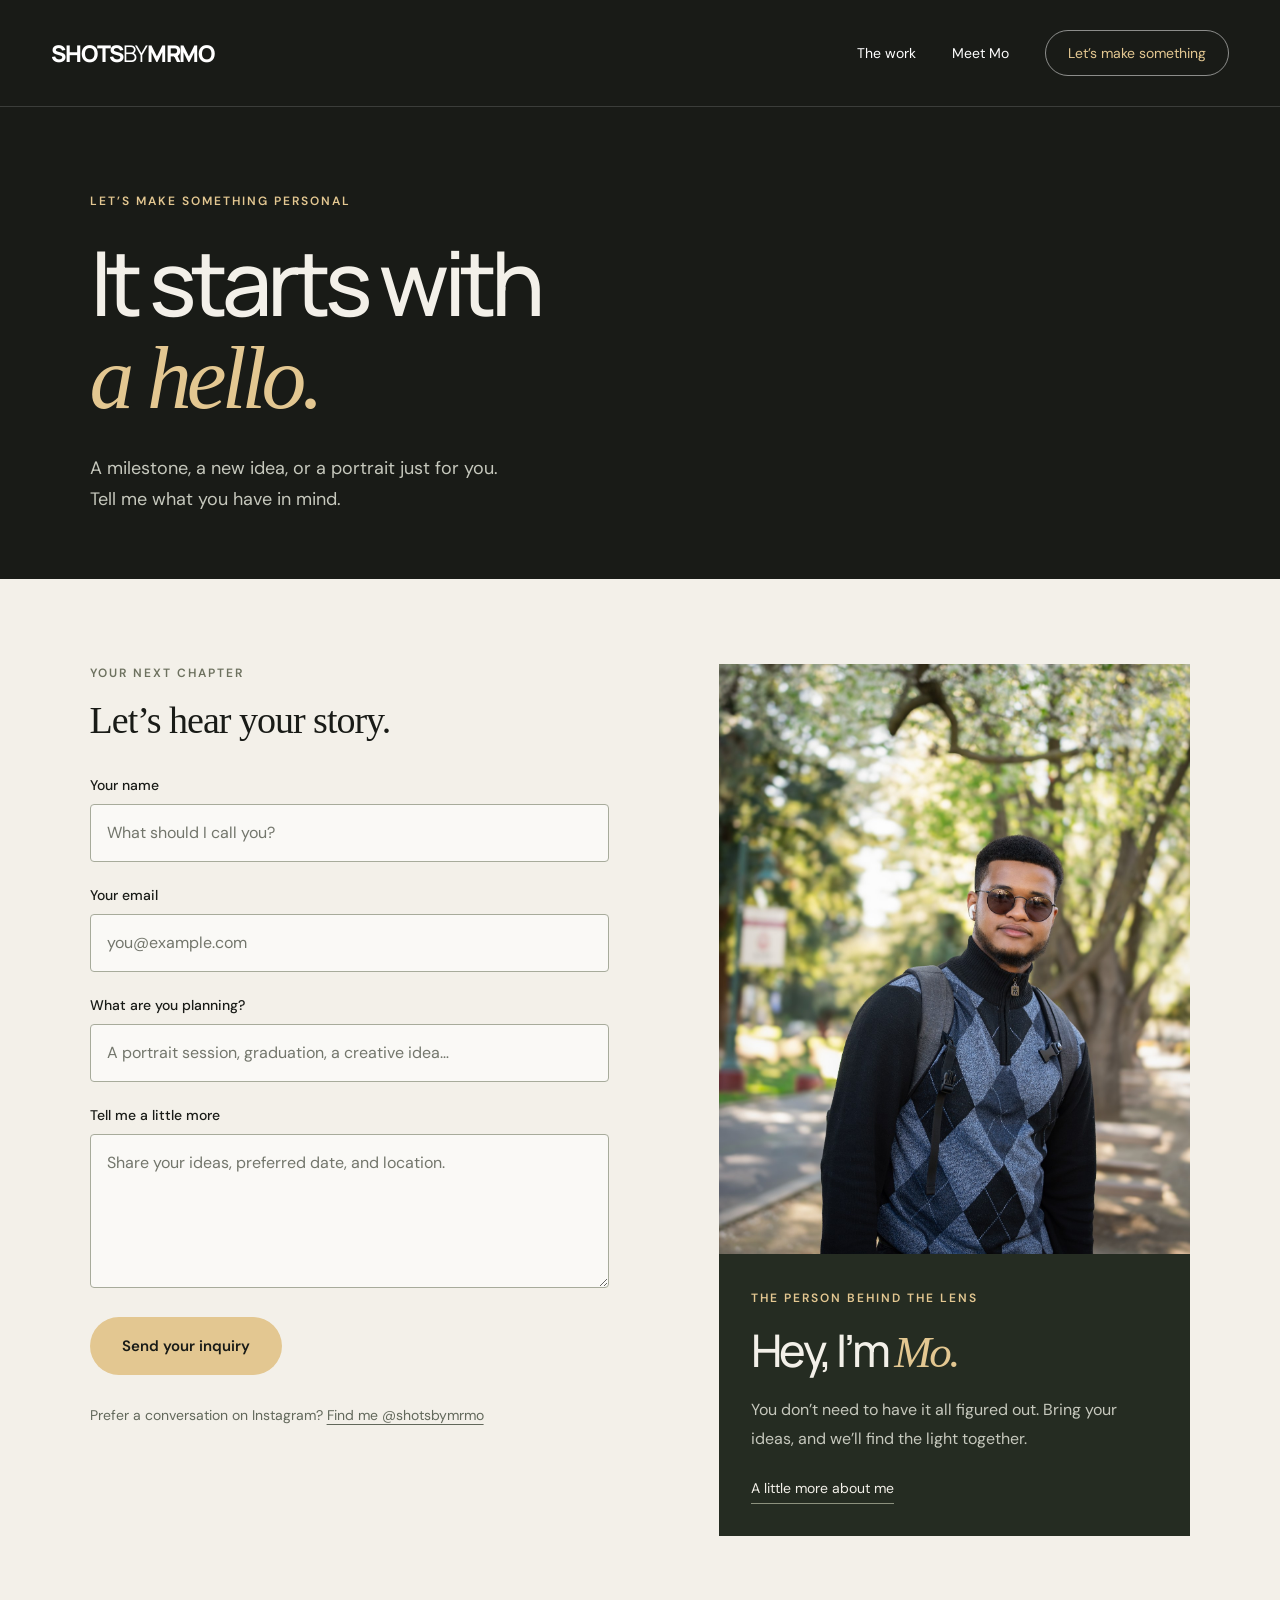
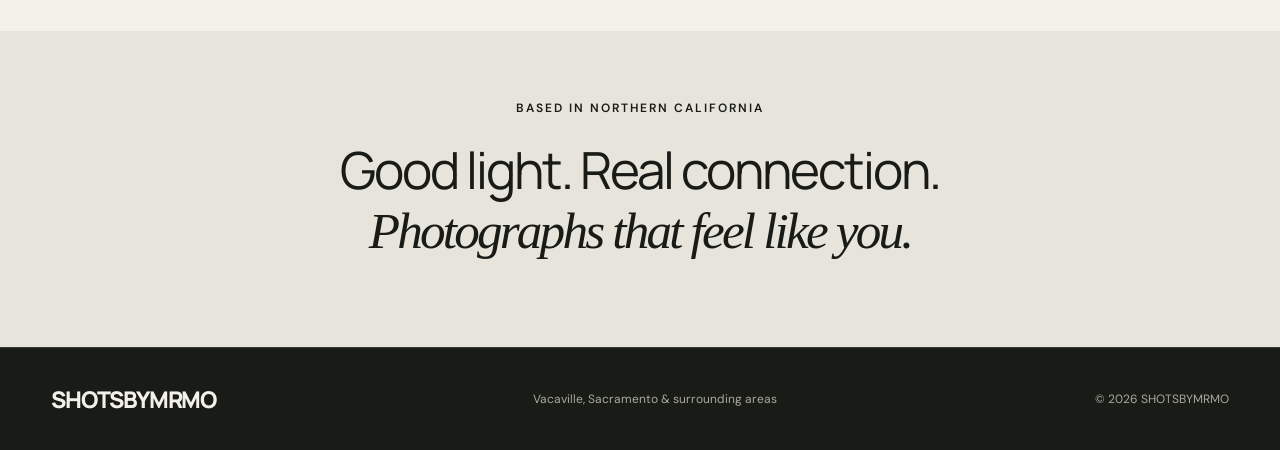
<file: contact.html>
<!doctype html>
<html lang="en"><head><meta charset="utf-8"><meta name="viewport" content="width=device-width,initial-scale=1"><title>Contact Mo — SHOTSBYMRMO</title><meta name="description" content="Plan a portrait, graduation, or creative photography session with Mo in Vacaville and Sacramento."><meta name="theme-color" content="#191b17"><link rel="icon" type="image/svg+xml" href="data:image/svg+xml,%3Csvg xmlns='http://www.w3.org/2000/svg' viewBox='0 0 64 64'%3E%3Crect width='64' height='64' rx='14' fill='%23191b17'/%3E%3Ctext x='32' y='44' text-anchor='middle' font-family='Georgia' font-size='40' fill='%23edd8af'%3Em%3C/text%3E%3C/svg%3E"><link rel="stylesheet" href="style.css?v=3"></head>
<body class="inner-page"><a class="skip" href="#content">Skip to content</a><header class="header"><a href="index.html" class="brand" aria-label="Shots by Mr Mo home">SHOTS<span>BY</span>MRMO</a><nav aria-label="Main navigation"><a href="index.html#work">The work</a><a href="about_me.html">Meet Mo</a><a href="contact.html" class="nav-book">Let’s make something</a></nav><button class="menu-toggle" aria-expanded="false" aria-controls="mobile-nav">Menu</button></header><nav id="mobile-nav" class="mobile-nav" aria-label="Mobile navigation" hidden><a href="index.html#work">The work</a><a href="about_me.html">Meet Mo</a><a href="contact.html">Book a session</a></nav><main id="content" class="inner-main"><section class="page-title"><p class="eyebrow">LET’S MAKE SOMETHING PERSONAL</p><h1>It starts with<br><em>a hello.</em></h1><p>A milestone, a new idea, or a portrait just for you.<br>Tell me what you have in mind.</p></section><section class="contact-layout"><div class="form-wrap"><p class="eyebrow">YOUR NEXT CHAPTER</p><h2>Let’s hear your story.</h2><form action="https://formsubmit.co/munirhilal18@icloud.com" method="POST" class="inquiry-form"><div><label for="name">Your name</label><input id="name" name="name" autocomplete="name" placeholder="What should I call you?" required></div><div><label for="email">Your email</label><input type="email" id="email" name="email" autocomplete="email" placeholder="you@example.com" required></div><div><label for="subject">What are you planning?</label><input id="subject" name="subject" placeholder="A portrait session, graduation, a creative idea…" required></div><div><label for="message">Tell me a little more</label><textarea id="message" name="message" rows="5" placeholder="Share your ideas, preferred date, and location." required></textarea></div><button class="button" type="submit">Send your inquiry</button></form><p class="form-alternative">Prefer a conversation on Instagram? <a href="https://www.instagram.com/shotsbymrmo/" target="_blank" rel="noopener">Find me @shotsbymrmo</a></p></div><aside class="photographer-card"><img src="assets/mo-outdoor.jpg" alt="Mo outdoors wearing sunglasses and a patterned sweater" width="1429" height="2000"><div class="photographer-caption"><span class="eyebrow">THE PERSON BEHIND THE LENS</span><h2>Hey, I’m <em>Mo.</em></h2><p>You don’t need to have it all figured out. Bring your ideas, and we’ll find the light together.</p><a href="about_me.html">A little more about me</a></div></aside></section><section class="inner-note"><span class="eyebrow">BASED IN NORTHERN CALIFORNIA</span><p>Good light. Real connection.<br><em>Photographs that feel like you.</em></p></section></main><footer><a class="brand" href="index.html">SHOTSBYMRMO</a><span>Vacaville, Sacramento & surrounding areas</span><span>© <span id="year">2026</span> SHOTSBYMRMO</span></footer><script src="pages.js"></script></body></html>
</file>
<file: style.css>
@import url('https://fonts.googleapis.com/css2?family=DM+Sans:wght@400;500;600;700&family=Manrope:wght@400;500;600;700;800&display=swap');
:root{--ink:#191b17;--paper:#f3f0e9;--gold:#e3c791;--muted:#73756b}*{box-sizing:border-box}html{scroll-behavior:smooth;scroll-padding-top:100px}body{margin:0;background:var(--paper);color:var(--ink);font-family:'DM Sans',sans-serif;font-size:16px}a{color:inherit;text-decoration:none}button{font:inherit}button,a{-webkit-tap-highlight-color:transparent}a:focus-visible,button:focus-visible{outline:2px solid #b77b2b;outline-offset:6px}img{max-width:100%;display:block}h1,h2,h3,p{margin:0}h1,h2{font-family:'Manrope',sans-serif;font-weight:500;letter-spacing:-.065em;line-height:1.02}em{font-family:Georgia,serif;font-weight:400;letter-spacing:-.055em}button{cursor:pointer}.skip{position:fixed;left:20px;top:-80px;z-index:100;background:white;padding:15px}.skip:focus{top:15px}.header{position:absolute;top:0;left:0;width:100%;padding:30px 4%;display:flex;align-items:center;justify-content:space-between;color:#fff;z-index:20;border-bottom:1px solid #ffffff26}.brand{font-family:'Manrope',sans-serif;font-size:23px;font-weight:800;letter-spacing:-1.2px}.brand>span:not(.brand-dot){font-weight:400}.brand-dot{font-size:12px;vertical-align:top;margin-left:3px}.header nav{display:flex;align-items:center;gap:36px;font-size:14px}.nav-book{border:1px solid #ffffff80;border-radius:30px;padding:13px 22px}.menu-toggle{display:none}.mobile-nav{display:none}.story{height:270vh;background:var(--ink)}.story-sticky{height:100vh;height:100svh;position:sticky;top:0;overflow:hidden;color:var(--paper)}.scene{position:absolute;height:100%;width:100%;object-fit:cover;object-position:62% center;transform:scale(1.02);will-change:transform}.scene-shade{position:absolute;inset:0;background:linear-gradient(90deg,#090e0bd9 0%,#111710a3 30%,#10160b17 66%),linear-gradient(0deg,#10140ed9,transparent 24%,transparent 80%,#10140e50)}.hero-copy{position:absolute;left:7%;top:24%;will-change:opacity,transform}.eyebrow{font-size:12px;letter-spacing:2px;font-weight:600;line-height:1.6}.hero-copy h1{font-size:clamp(60px,7.7vw,124px);margin:25px 0 25px}.hero-copy h1 em{color:var(--gold)}.hero-sub{font-size:17px;line-height:1.6;color:#f3f0e9d1}.text-link{font-size:14px;display:inline-flex;align-items:center;gap:24px;margin-top:30px;padding-bottom:8px;border-bottom:1px solid #ffffff80}.link-line{width:35px;height:1px;background:currentColor}.story-footer{position:absolute;bottom:45px;left:4%;right:4%;display:flex;align-items:center;justify-content:space-between;font-size:11px;letter-spacing:1.6px}.scroll-hint{display:flex;align-items:center;gap:16px}.scroll-hint i{display:block;height:32px;width:18px;border:1px solid #ffffff80;border-radius:20px;position:relative}.scroll-hint i:after{content:'';position:absolute;width:2px;height:6px;background:white;top:7px;left:7px}.ai-note{position:absolute;bottom:16px;left:4%;font-size:12px;color:#ffffff9c}.story-progress{position:absolute;bottom:0;left:0;height:3px;width:100%;background:#ffffff16}.story-progress span{display:block;height:100%;width:0;background:var(--gold)}.portrait-reveal{position:absolute;inset:0;display:flex;align-items:center;justify-content:center;background:var(--ink);opacity:0;pointer-events:none;will-change:opacity}.portrait-reveal>img{height:88%;width:auto;max-width:53%;object-fit:contain;transform:translateX(35%);box-shadow:0 10px 80px #0006}.reveal-copy{position:absolute;left:10%;top:32%;z-index:2}.reveal-copy h2{font-size:clamp(55px,7vw,108px);margin:25px 0}.reveal-copy h2 em{color:var(--gold)}.reveal-copy>p:last-child{line-height:1.6;color:#c2c3b9}.original-label{position:absolute;right:5%;bottom:30px;font-size:11px;letter-spacing:1.5px}.section{padding:110px 7%}.section-heading{display:grid;grid-template-columns:1fr 2fr;gap:24px;align-items:end;margin-bottom:65px}.section-heading>.eyebrow{grid-column:1/-1}.section-heading h2{font-size:clamp(48px,5.6vw,84px)}.section-heading>p:last-child{justify-self:end;line-height:1.6;color:var(--muted)}.gallery{display:grid;grid-template-columns:1fr 1fr;column-gap:8%;row-gap:70px}.gallery figure{margin:0}.gallery figure:nth-child(even){padding-top:130px}.gallery img{width:100%;aspect-ratio:3/4;object-fit:cover}.gallery figcaption{display:flex;justify-content:space-between;gap:12px;margin-top:20px;align-items:baseline}.gallery figcaption span:first-child{font-family:Georgia,serif;font-size:23px}.gallery figcaption span:last-child{font-size:10px;letter-spacing:1px;color:var(--muted)}.intro{background:#e6e4db}.intro h2{font-size:clamp(50px,6vw,88px);margin:30px 0}.intro>p:last-child{max-width:560px;line-height:1.8;font-size:19px}.contact{background:var(--ink);color:var(--paper);text-align:center;padding-top:130px;padding-bottom:130px}.contact h2{font-size:clamp(52px,7vw,105px);margin:32px 0 46px}.contact h2 em{color:var(--gold)}.button{display:inline-block;background:var(--gold);color:var(--ink);border-radius:40px;padding:19px 32px;font-size:15px;font-weight:600;transition:background .2s,transform .2s}.button:hover{background:#f1d9ac;transform:translateY(-2px)}.contact-instagram{display:block;margin:25px auto 40px;text-decoration:underline;text-underline-offset:5px;font-size:14px}.contact>p:last-child{font-size:13px;color:#a9aa9d}footer{background:var(--ink);border-top:1px solid #ffffff24;color:var(--paper);padding:35px 4%;display:flex;justify-content:space-between;gap:20px;align-items:center}footer>span{font-size:12px;color:#a9aa9d}
@media(max-width:700px){.header{padding:23px 6%}.header .brand{font-size:20px}.header nav{display:none}.menu-toggle{display:block;background:transparent;color:inherit;border:1px solid #ffffff80;border-radius:30px;padding:9px 17px;font-size:14px}.mobile-nav:not([hidden]){display:flex;flex-direction:column;gap:24px;position:absolute;top:83px;left:0;right:0;background:var(--ink);color:var(--paper);padding:30px 6%;z-index:30}.scene{object-position:64% center}.scene-shade{background:linear-gradient(90deg,#0c120cca,#0c120c20),linear-gradient(0deg,#0c120ceb,transparent 70%)}.hero-copy{left:7%;top:auto;bottom:150px}.hero-copy h1{font-size:clamp(52px,12vw,76px);margin:20px 0}.hero-copy .eyebrow{font-size:10px;letter-spacing:1.4px;max-width:260px}.hero-sub{font-size:15px}.hero-copy .text-link{margin-top:20px}.story-footer{bottom:53px;left:7%;right:7%}.story-footer>span:first-child,.story-footer>span:last-child{display:none}.scroll-hint{font-size:10px}.ai-note{left:7%;right:7%;font-size:10px;bottom:15px;max-width:260px;line-height:1.5}.portrait-reveal>img{max-width:86%;height:70%;transform:none;align-self:flex-start;margin-top:6vh}.reveal-copy{left:7%;top:auto;bottom:8%;text-shadow:0 2px 20px #000}.reveal-copy h2{font-size:55px;margin:12px 0}.reveal-copy .eyebrow{font-size:10px}.reveal-copy>p:last-child{display:none}.original-label{display:none}.section{padding:75px 7%}.section-heading{display:block;margin-bottom:40px}.section-heading h2{font-size:54px;margin:20px 0}.section-heading>p:last-child{font-size:16px}.gallery{gap:40px;grid-template-columns:1fr}.gallery figure:nth-child(even){padding-top:0}.gallery figcaption span:first-child{font-size:21px}.gallery figcaption span:last-child{font-size:10px}.intro h2{font-size:53px}.intro>p:last-child{font-size:17px}.contact h2{font-size:52px}.contact{padding-top:90px;padding-bottom:90px}footer{flex-wrap:wrap;padding:30px 7%}footer .brand{width:100%}footer>span{font-size:11px}}
@media(prefers-reduced-motion:reduce){html{scroll-behavior:auto}*,*:before,*:after{animation:none!important;transition:none!important}.story{height:auto}.story-sticky{position:relative;min-height:760px}.portrait-reveal{display:none}.scroll-hint{display:none}.scene{transform:none!important}.hero-copy{opacity:1!important;transform:none!important}}
.sr-only{position:absolute;width:1px;height:1px;padding:0;margin:-1px;overflow:hidden;clip:rect(0,0,0,0);white-space:nowrap;border:0}.gallery-tools{display:flex;align-items:center;justify-content:space-between;border-top:1px solid #191b1730;padding:25px 0 35px;gap:20px}.gallery-tools>span{font-size:11px;letter-spacing:1.2px;color:var(--muted)}.filters{display:flex;gap:8px}.filters button{border:1px solid transparent;border-radius:25px;padding:10px 18px;background:transparent;color:var(--muted);font-size:14px}.filters button.active{background:var(--ink);color:var(--paper)}.filters button:hover{border-color:#191b1730}.gallery figure[hidden]{display:none}.photo-button{display:block;padding:0;border:0;width:100%;text-align:left;position:relative;overflow:hidden;background:#d5d1c7}.photo-button img{height:auto;transition:transform .65s}.photo-button:hover img{transform:scale(1.035)}.photo-open{position:absolute;right:22px;bottom:22px;background:#f3f0e9eb;border-radius:30px;padding:12px 18px;font-size:13px;opacity:0;transform:translateY(8px);transition:opacity .25s,transform .25s}.photo-button:hover .photo-open,.photo-button:focus-visible .photo-open{opacity:1;transform:none}.gallery figure:last-child:nth-child(odd){width:72%;margin:0 auto;grid-column:1/-1}.gallery figure:last-child:nth-child(odd) img{aspect-ratio:4/3;object-position:center 43%}.experience{background:#252c22;color:var(--paper)}.experience-heading h2{font-size:clamp(46px,5.8vw,84px);margin-top:26px}.experience-heading h2 em{color:var(--gold)}.session-grid{display:grid;grid-template-columns:repeat(3,1fr);gap:50px;margin-top:70px}.session-grid article{border-top:1px solid #ffffff40;padding-top:25px}.session-number{font-size:12px;color:var(--gold)}h3{font-family:Georgia,serif;font-weight:400;font-size:30px;letter-spacing:-.8px;line-height:1.2}.session-grid h3{margin:28px 0 20px}.session-grid p{color:#c2c5ba;line-height:1.75;font-size:16px;max-width:320px}.session-link{display:inline-block;border-bottom:1px solid #8c917e;padding-bottom:7px;margin-top:28px;font-size:14px}.intro{display:grid;grid-template-columns:1fr 1.25fr;gap:80px}.about-type{display:flex;flex-direction:column;justify-content:space-between}.mo-signature{font-family:Georgia,serif;font-style:italic;font-size:clamp(130px,20vw,280px);line-height:1.2;letter-spacing:-25px;color:#59644a}.about-type>span{font-size:11px;letter-spacing:1.5px;line-height:1.7;color:#67715a}.about-copy h2{font-size:clamp(48px,5vw,74px);margin:0 0 35px}.about-copy p{line-height:1.8;font-size:17px;margin-bottom:22px;color:#555b4f;max-width:570px}.about-social{display:inline-block;border-bottom:1px solid #8c917e;padding-bottom:6px;margin-top:12px;font-size:14px}.process-grid{display:grid;grid-template-columns:repeat(3,1fr);gap:50px;margin-top:50px}.process-grid article>span{font-size:11px;letter-spacing:1.3px;color:var(--muted)}.process-grid h3{margin:25px 0 18px;font-size:27px}.process-grid p{font-size:16px;line-height:1.75;color:var(--muted)}.session-choice:empty{display:none}.session-choice{font-size:15px;color:var(--gold);margin:-15px 0 25px}dialog{position:fixed;inset:0;border:0;width:100%;height:100%;max-width:none;max-height:none;background:#121510fa;color:var(--paper);padding:65px 5% 25px}dialog::backdrop{background:#121510}dialog[open]{display:flex;flex-direction:column}.lightbox-close{position:absolute;right:5%;top:23px;border:0;background:transparent;color:var(--paper);font-size:14px;padding:5px}.lightbox-close span{font-size:26px;vertical-align:middle;margin-left:10px}.lightbox-stage{display:flex;align-items:center;justify-content:space-between;gap:20px;flex:1;min-height:0}.lightbox-stage img{height:100%;width:auto;object-fit:contain;max-width:80%}.lightbox-stage button{background:transparent;color:var(--paper);border:0;border-bottom:1px solid #ffffff70;font-size:14px;padding:10px 0}.lightbox-caption{display:flex;align-items:center;justify-content:center;gap:30px;padding-top:20px;font-family:Georgia,serif;font-size:22px}#lightbox-count{font-family:'DM Sans',sans-serif;font-size:12px;color:#a9aa9d}body.modal-open{overflow:hidden}
@media(max-width:700px){.gallery-tools{align-items:flex-start;flex-direction:column;gap:18px;padding-top:20px}.filters{gap:4px}.filters button{padding:9px 15px}.gallery figure:last-child:nth-child(odd){width:100%}.gallery figure:last-child:nth-child(odd) img{aspect-ratio:3/4}.gallery figcaption{flex-wrap:wrap;gap:7px}.photo-open{opacity:1;transform:none;font-size:12px;padding:9px 13px;right:13px;bottom:13px}.session-grid,.process-grid{grid-template-columns:1fr;gap:35px;margin-top:40px}.session-grid h3{margin-top:18px}.session-grid p{max-width:none}.session-link{margin-top:20px}.intro{grid-template-columns:1fr;gap:40px}.about-type{display:grid;grid-template-columns:1fr 1fr;align-items:center}.about-type .eyebrow{grid-column:1/-1}.mo-signature{font-size:140px;letter-spacing:-15px;margin-top:15px}.about-type>span{justify-self:end}.about-copy h2{font-size:49px}.process-grid h3{margin-top:15px}.lightbox-stage{position:relative;padding-bottom:50px}.lightbox-stage img{max-width:100%;width:100%;height:100%}.lightbox-stage button{position:absolute;bottom:0}.lightbox-next{right:0}.lightbox-caption{font-size:18px;gap:20px}.lightbox-caption span:first-child{max-width:75%}}
@media(max-width:700px){.scene{object-position:77% center}}
/* Shared editorial pages */
.inner-page{background:var(--paper)}.inner-page .header{position:relative;background:var(--ink)}.inner-page .header a[aria-current=page]{color:var(--gold)}.inner-main{max-width:1600px;margin:auto}.page-title{padding:85px 7% 65px;background:var(--ink);color:var(--paper)}.page-title .eyebrow{color:var(--gold)}.page-title h1{font-size:clamp(54px,7vw,106px);margin:25px 0 30px}.page-title h1 em{color:var(--gold)}.page-title>p:last-child{font-size:18px;line-height:1.7;color:#c6c8bd}.contact-layout{padding:85px 7% 95px;display:grid;grid-template-columns:1.1fr 1fr;gap:10%;align-items:start}.form-wrap>h2{font-family:Georgia,serif;font-size:38px;letter-spacing:-1px;margin:18px 0 36px}.form-wrap>.eyebrow{color:#6d715f}.inquiry-form{display:grid;gap:24px}.inquiry-form label{display:block;font-size:14px;font-weight:500;margin-bottom:10px}.inquiry-form input,.inquiry-form textarea{width:100%;border:1px solid #a7ab9b;border-radius:4px;background:#fff9;color:var(--ink);padding:16px;font:inherit;line-height:1.5}.inquiry-form input::placeholder,.inquiry-form textarea::placeholder{color:#73766c}.inquiry-form input:focus,.inquiry-form textarea:focus{outline:2px solid #6c7556;outline-offset:2px}.inquiry-form textarea{resize:vertical;min-height:150px}.inquiry-form .button{border:none;justify-self:start;min-height:54px}.form-alternative{font-size:14px;line-height:1.8;color:#62685b;margin-top:28px}.form-alternative a{display:inline-block;text-decoration:underline;text-underline-offset:4px}.photographer-card{background:#252c22;color:var(--paper)}.photographer-card>img{width:100%;height:auto;aspect-ratio:1;object-fit:cover}.photographer-caption{padding:32px}.photographer-caption .eyebrow{color:var(--gold);font-size:12px}.photographer-caption h2{font-size:45px;margin:20px 0}.photographer-caption h2 em{color:var(--gold)}.photographer-caption p{font-size:16px;line-height:1.8;color:#c6c8bd}.photographer-caption a{display:inline-block;font-size:14px;border-bottom:1px solid #8c917e;padding-bottom:6px;margin-top:25px}.inner-note{background:#e6e4db;padding:65px 7%;text-align:center}.inner-note>p{font-family:'Manrope',sans-serif;font-size:clamp(32px,4vw,55px);letter-spacing:-2px;line-height:1.15;margin:22px 0}.inner-note .button{margin-top:15px;background:var(--ink);color:var(--paper)}.about-layout{display:grid;grid-template-columns:1fr 1.2fr;gap:8%;padding:85px 7% 95px;align-items:start}.about-portrait{margin:0}.about-portrait img{width:100%;height:auto}.about-portrait figcaption{font-size:12px;letter-spacing:2px;padding-top:20px;color:var(--muted)}.bio h2{font-size:clamp(38px,4vw,60px);margin:23px 0 32px}.bio>p:not(.eyebrow){font-size:17px;line-height:1.85;color:#555b4f;margin-bottom:20px}.bio .button{margin-top:15px}.about-values{padding:65px 7% 85px;border-top:1px solid #191b1726}.inner-page footer{margin-top:0}
@media(max-width:700px){.page-title{padding:55px 7% 50px}.page-title h1{font-size:clamp(48px,11vw,70px)}.page-title>p:last-child{font-size:16px}.contact-layout,.about-layout{grid-template-columns:1fr;gap:45px;padding:50px 7% 60px}.form-wrap>h2{font-size:33px}.photographer-caption{padding:27px}.about-portrait{max-width:460px}.bio h2{font-size:42px}.about-values{padding:50px 7%}.inner-page .mobile-nav{top:85px}.inner-note>p{letter-spacing:-1px}.inner-page footer>span{line-height:1.6}}

.photographer-card>img,.about-portrait img{aspect-ratio:4/5;object-fit:cover;object-position:center 45%}
</file>
